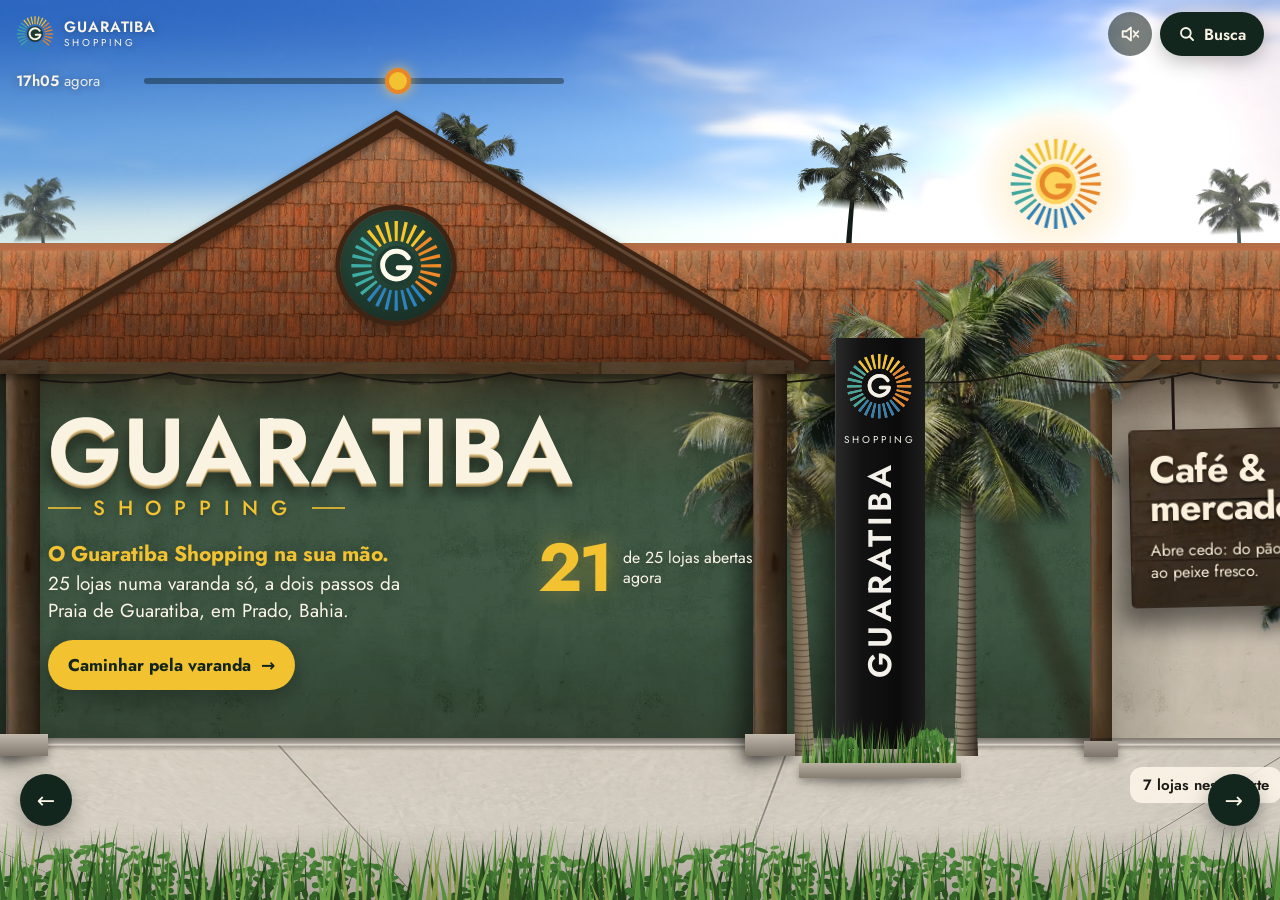
<file: index.html>
<!doctype html>
<html lang="pt-BR">
<head>
<meta charset="utf-8">
<meta http-equiv="Content-Security-Policy" content="default-src 'self'; script-src 'self'; style-src 'self' 'unsafe-inline'; img-src 'self' data:; font-src 'self'; connect-src 'self' https://api.open-meteo.com https://marine-api.open-meteo.com; media-src 'self'; object-src 'none'; base-uri 'self'; form-action 'none'; upgrade-insecure-requests">
<meta name="referrer" content="strict-origin-when-cross-origin">
<meta name="viewport" content="width=device-width, initial-scale=1, viewport-fit=cover">
<title>Guaratiba Shopping · Tudo em apenas um lugar · Praia de Guaratiba, Prado-BA</title>
<meta name="description" content="Caminhe pela varanda do Guaratiba Shopping, na Praia de Guaratiba, em Prado (BA): 25 lojas, do café da manhã ao último brinde, com horário de cada uma em tempo real.">
<meta name="theme-color" content="#1E3A2F">
<meta property="og:title" content="Guaratiba Shopping · A Varanda do Sol">
<meta property="og:description" content="25 lojas numa varanda só, na Praia de Guaratiba, Prado-BA. Veja o que está aberto agora.">
<meta property="og:type" content="website">
<meta property="og:image" content="https://samuelsalomaopassos-source.github.io/guaratiba-shopping/assets/og.png">
<link rel="icon" href="assets/favicon.svg" type="image/svg+xml">
<link rel="preload" href="assets/fonts/jost-latin.woff2" as="font" type="font/woff2" crossorigin>
<link rel="preconnect" href="https://api.open-meteo.com" crossorigin>
<link rel="preload" href="assets/tex/telha.webp" as="image">
<link rel="preload" href="assets/tex/madeira.webp" as="image">
<link rel="stylesheet" href="styles.css?v=38">
</head>
<body>
<a class="skip" href="#diretorio-lista">Pular para a lista de lojas</a>

<!-- Céu (fixo): cor do horário, sol do logo, lua, estrelas, coqueiros -->
<div class="sky" id="sky" aria-hidden="true">
  <canvas id="ceu"></canvas>
  <div class="passaros" id="passaros"></div>
  <div class="palms" id="palms"></div>
</div>

<!-- Barra superior -->
<header class="bar" id="bar">
  <a class="brand" href="#inicio" aria-label="Guaratiba Shopping, início">
    <span class="brand-sun" id="brandSun"></span>
    <span class="brand-name">Guaratiba<span>Shopping</span></span>
  </a>
  <div class="bar-actions">
    <button class="btn-ghost" id="btnSom" type="button" aria-pressed="false" aria-label="Ligar o som ambiente">
      <svg viewBox="0 0 24 24" width="22" height="22" aria-hidden="true"><path id="somIco" d="M4 9h4l5-4v14l-5-4H4z M16 9l5 6 M21 9l-5 6" fill="none" stroke="currentColor" stroke-width="2" stroke-linecap="round" stroke-linejoin="round"/></svg>
    </button>
    <button class="btn-lojas" id="btnLojas" type="button" aria-haspopup="dialog" aria-controls="diretorio"><svg viewBox="0 0 24 24" width="18" height="18" aria-hidden="true"><circle cx="10.5" cy="10.5" r="6.5" fill="none" stroke="currentColor" stroke-width="2.4"/><path d="M15.5 15.5L20 20" stroke="currentColor" stroke-width="2.6" stroke-linecap="round"/></svg>Busca</button>
  </div>
</header>

<!-- Relógio: o sol marca a hora -->
<div class="clock" id="clock">
  <label class="clock-label" for="hora"><span id="horaTxt">--h--</span> <span id="horaQuando">agora</span></label>
  <input id="hora" type="range" min="6" max="24" step="0.25" value="12" aria-describedby="abertasTxt">
  <button class="clock-now" id="btnAgora" type="button" hidden>Agora</button>
  <button class="tempo-chip" id="btnTempo" type="button" aria-haspopup="dialog" aria-controls="tempo" hidden>
    <span class="tempo-ico" id="tempoIco"></span><span id="tempoTemp">--°</span><span class="sr" id="tempoSr">Previsão do tempo</span>
  </button>
</div>

<div class="chuva" id="chuva" aria-hidden="true"></div>

<!-- Previsão do tempo -->
<div class="tempo" id="tempo" role="dialog" aria-modal="false" aria-labelledby="tempoTitulo" hidden>
  <div class="tempo-topo">
    <h2 id="tempoTitulo">Tempo na Praia de Guaratiba</h2>
    <button class="btn-ghost" id="tempoFechar" type="button" aria-label="Fechar a previsão do tempo">
      <svg viewBox="0 0 24 24" width="20" height="20" aria-hidden="true"><path d="M5 5l14 14M19 5L5 19" stroke="currentColor" stroke-width="2.2" stroke-linecap="round"/></svg>
    </button>
  </div>
  <div class="tempo-agora" id="tempoAgora"></div>
  <div class="tempo-dica" id="tempoDica"></div>
  <div id="tempoPraia"></div>
  <h3>Próximas horas</h3>
  <div class="tempo-horas" id="tempoHoras"></div>
  <h3>Próximos dias</h3>
  <div class="tempo-dias" id="tempoDias"></div>
  <p class="tempo-fonte">Previsão e maré: Open-Meteo (estimativa)</p>
</div>

<!-- Sol e lua (acima da varanda para poderem ser arrastados) -->
<div class="sun" id="sun" aria-hidden="true"></div>

<!-- palco: piso, capim e varanda numa só camada; a câmera das lojas move só ela (nunca o rolador direto) -->
<div class="palco" id="palco">
<!-- piso e capim da frente: fora da varanda para ficarem presos à tela enquanto ela rola -->
<div class="chao" aria-hidden="true"><div class="chao-plano"></div><div class="chao-escuro"></div></div>
<div class="grama-frente" id="gramaFrente" aria-hidden="true"></div>

<!-- A varanda -->
<main class="walk" id="walk" tabindex="-1">
  <div class="track" id="track">
    <div class="roof" aria-hidden="true"></div>
    <div class="fascia" aria-hidden="true"></div>
    <div class="beiral" aria-hidden="true"></div>
    <div class="fio" aria-hidden="true"></div>
    <div class="fio-reflexo" aria-hidden="true"></div>
    <div class="grade" aria-hidden="true"></div>

    <section class="bay bay-entrada" id="inicio" aria-labelledby="titulo">
      <div class="frontao" aria-hidden="true">
        <div class="frontao-telha"></div>
        <svg class="frontao-borda" viewBox="0 0 100 100" preserveAspectRatio="none"><polyline points="-2,101 50,1 102,101" fill="none" stroke="#3B2416" stroke-width="16" vector-effect="non-scaling-stroke" stroke-linejoin="miter"/><polyline points="-2,101 50,1 102,101" fill="none" stroke="rgba(255,220,180,.18)" stroke-width="3" vector-effect="non-scaling-stroke" stroke-linejoin="miter" transform="translate(0,-1.2)"/></svg>
        <div class="frontao-sol" id="frontaoSol"></div>
      </div>
      <div class="portico" aria-hidden="true">
        <span class="coluna e"><i></i></span><span class="coluna d"><i></i></span>
        <span class="arandela a1"></span><span class="arandela a2"></span><span class="arandela a3"></span>
      </div>
      <div class="entrada-texto">
        <h1 id="titulo" class="letreiro"><span class="l1">Guaratiba</span> <span class="l2">Shopping</span></h1>
        <p class="entrada-sub"><strong>O Guaratiba Shopping na sua mão.</strong> 25 lojas numa varanda só, a dois passos da Praia de Guaratiba, em Prado, Bahia.</p>
        <p class="agora"><span class="agora-num" id="abertasN">--</span> <span class="agora-txt" id="abertasTxt">de 25 lojas abertas agora</span></p>
        <button class="btn-primary" id="btnCaminhar" type="button">Caminhar pela varanda <span aria-hidden="true">→</span></button>
      </div>
      <p class="dica-gesto" aria-hidden="true"><span class="seta">↑</span> Deslize pra caminhar</p>
      <div class="canteiro-totem" aria-hidden="true"><div class="grama-canteiro" data-grama="2"></div></div>
      <div class="totem" aria-hidden="true">
        <div class="totem-sun" id="totemSun"></div>
        <div class="totem-word">GUARATIBA</div>
        <div class="totem-sub">SHOPPING</div>
      </div>
      <div class="palm-front" aria-hidden="true"></div>
      <div class="palm-front esq" aria-hidden="true"></div>
    </section>

    <!-- baias geradas por app.js -->
    <div id="bays" class="bays"></div>

    <section class="bay bay-praca" id="praca" aria-labelledby="pracaTitulo">
      <div class="pilar" aria-hidden="true"><span class="mao e"></span><i></i></div>
      <div class="varal" aria-label="Fotos do Guaratiba Shopping">
        <span class="corda-varal c1" aria-hidden="true"></span><span class="corda-varal c2" aria-hidden="true"></span>
        <figure><img src="assets/fotos/fachada-dia.webp" alt="A varanda do Guaratiba Shopping de dia, com o telhado de telhas e o estacionamento" loading="lazy"><figcaption>A varanda de dia</figcaption></figure>
        <figure><img src="assets/fotos/fachada-noite.webp" alt="A varanda iluminada à noite, com carros no estacionamento" loading="lazy"><figcaption>E de noite</figcaption></figure>
        <figure><img src="assets/fotos/festa-criancas.webp?v=2" alt="Crianças dançando na festa do Dia das Crianças, sob a varanda" loading="lazy"><figcaption>Dia das Crianças</figcaption></figure>
        <figure><img src="assets/fotos/acaraje-mesas.webp" alt="Pessoas nas mesas em frente ao Acarajé Costa Baiana" loading="lazy"><figcaption>Fim de tarde no acarajé</figcaption></figure>
      </div>
      <div class="praca-texto">
        <h2 id="pracaTitulo">Música ao vivo toda sexta</h2>
        <p>O único espaço coberto de entretenimento da região: praça de alimentação completa e, em frente à varanda, os shows, as festas e os eventos da temporada.</p>
        <p class="praca-end">Av. Itália · Praia de Guaratiba, Prado-BA</p>
        <div class="praca-acoes">
          <a class="btn-primary" id="lnkMaps" href="#" target="_blank" rel="noopener noreferrer">Como chegar</a>
          <a class="btn-secondary" id="lnkWa" href="#" target="_blank" rel="noopener noreferrer">WhatsApp do shopping</a>
          <a class="btn-secondary" id="lnkIg" href="#" target="_blank" rel="noopener noreferrer">Instagram</a>
        </div>
        <div class="praca-rodape">
          <button class="btn-link" id="btnVoltarInicio" type="button"><span aria-hidden="true">←</span> Voltar ao começo da varanda</button>
        </div>
      </div>
      <div class="praca-postes" aria-hidden="true"></div>
      <div class="canteiro-praca" aria-hidden="true"><div class="grama-canteiro" data-grama="4"></div></div>
      <p class="credito">Experiência digital por OFFSET studio · Texturas: Poly Haven (CC0) · Copa do coqueiro: foto de Anoopan, <a href="https://commons.wikimedia.org/wiki/File:Coconut_Tree.JPG" target="_blank" rel="noopener noreferrer">Wikimedia Commons</a>, CC BY 3.0</p>
    </section>
  </div>
</main>
</div>

<button class="nav-arrow prev" id="arrPrev" type="button" aria-label="Voltar pela varanda"><span aria-hidden="true">←</span></button>
<button class="nav-arrow next" id="arrNext" type="button" aria-label="Seguir pela varanda"><span aria-hidden="true">→</span></button>

<!-- Loja aberta (a porta abre) -->
<div class="loja" id="loja" role="dialog" aria-modal="true" aria-labelledby="lojaNome" hidden>
  <div class="loja-brilho" aria-hidden="true"></div>
  <div class="loja-scroll" id="lojaScroll" tabindex="-1">
    <div class="loja-topo">
      <button class="btn-voltar" id="lojaFechar" type="button"><span aria-hidden="true">←</span> Varanda</button>
      <div class="loja-setas">
        <button type="button" id="lojaAnt" aria-label="Loja anterior"><span aria-hidden="true">←</span></button>
        <button type="button" id="lojaProx" aria-label="Próxima loja"><span aria-hidden="true">→</span></button>
      </div>
    </div>
    <div class="loja-corpo" id="lojaCorpo"></div>
  </div>
</div>

<!-- Diretório -->
<div class="diretorio" id="diretorio" role="dialog" aria-modal="true" aria-labelledby="dirTitulo" hidden>
  <div class="dir-painel">
    <div class="dir-topo">
      <h2 id="dirTitulo">Do que você precisa?</h2>
      <button class="btn-ghost" id="dirFechar" type="button" aria-label="Fechar a busca">
        <svg viewBox="0 0 24 24" width="22" height="22" aria-hidden="true"><path d="M5 5l14 14M19 5L5 19" stroke="currentColor" stroke-width="2.2" stroke-linecap="round"/></svg>
      </button>
    </div>
    <label class="dir-busca"><span class="sr">Diga do que precisa ou o nome da loja</span>
      <input id="busca" type="search" placeholder="Protetor solar, presente, jantar…" enterkeyhint="search" autocomplete="off">
    </label>
    <div id="diretorio-lista" class="dir-lista" aria-live="polite"></div>
  </div>
</div>

<div class="toast" id="toast" role="status" aria-live="polite"></div>

<noscript>
  <div class="noscript">
    <h2>Guaratiba Shopping</h2>
    <p>Av. Itália, Praia de Guaratiba · Prado, Bahia. Ative o JavaScript para caminhar pela varanda. Instagram: @shoppingguaratiba._</p>
  </div>
</noscript>

<script src="data.js?v=38"></script>
<script src="sky.js?v=38"></script>
<script src="app.js?v=38"></script>
</body>
</html>
</file>
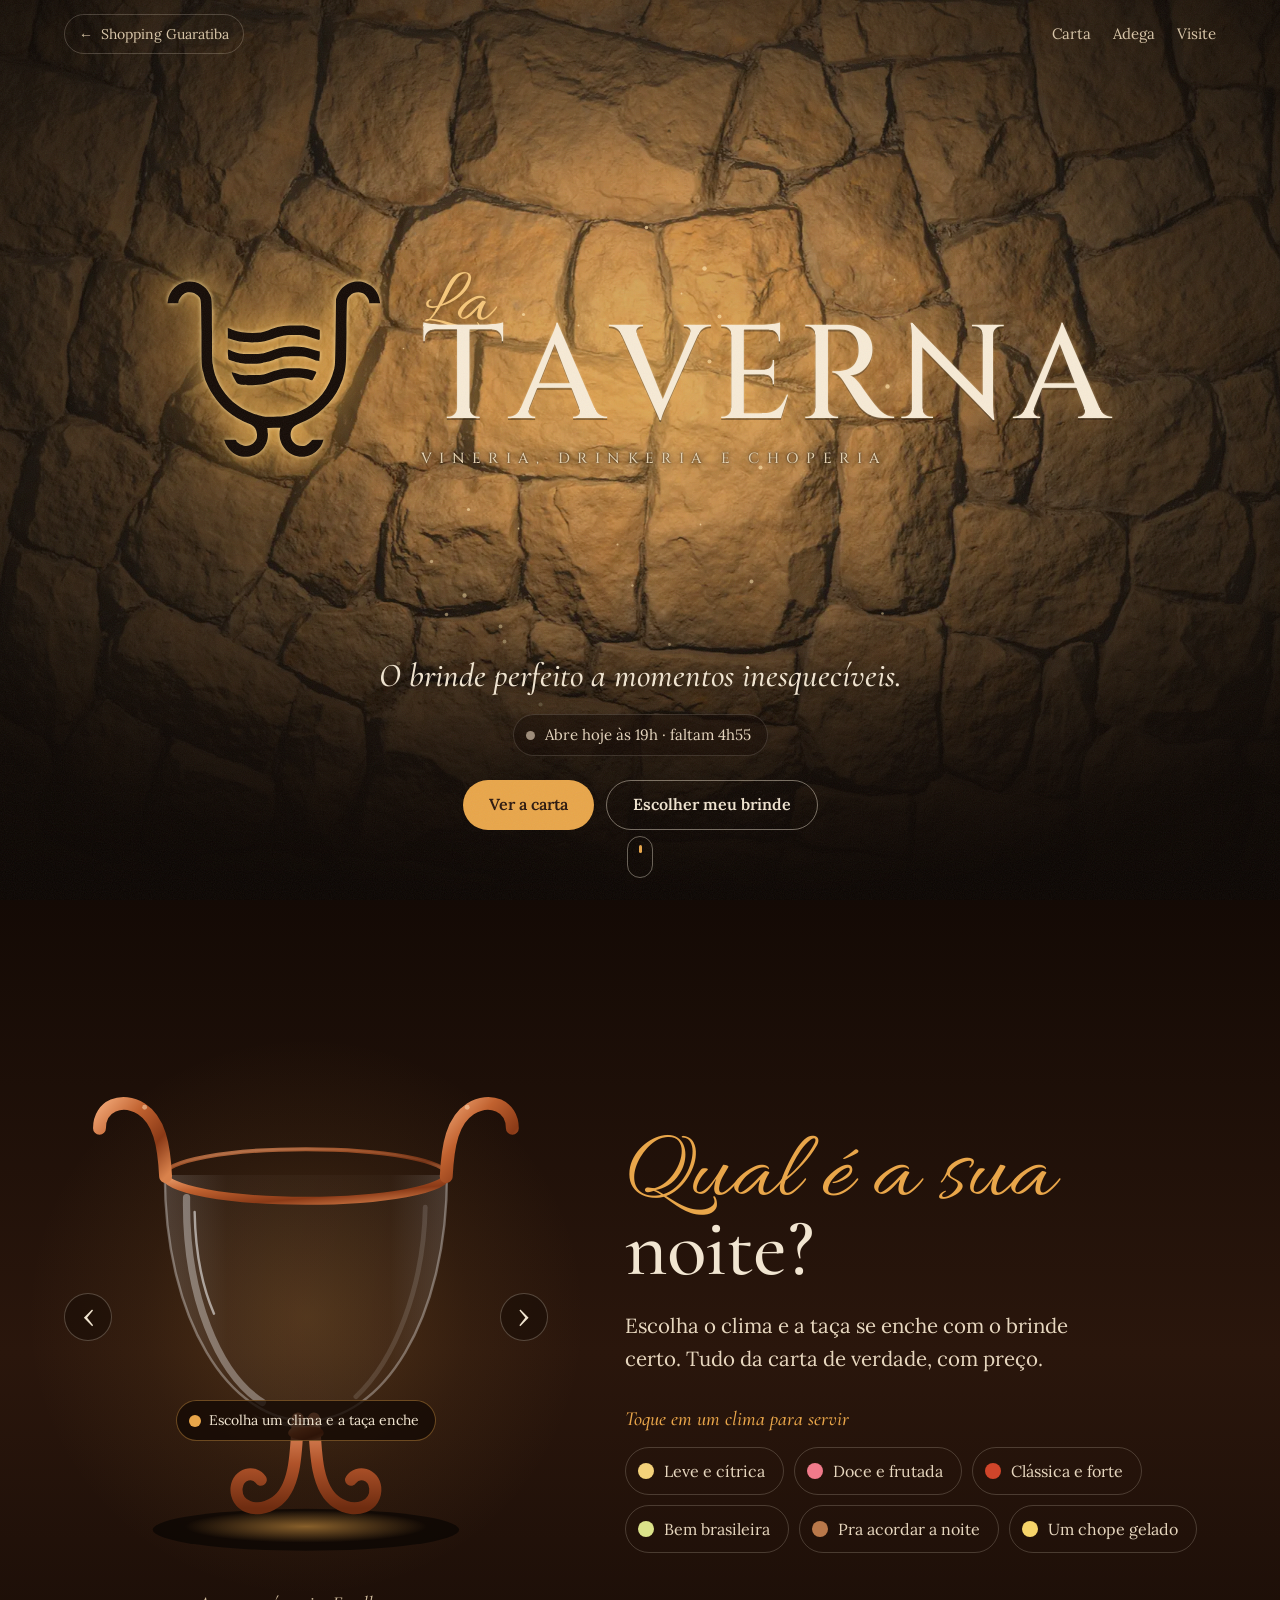
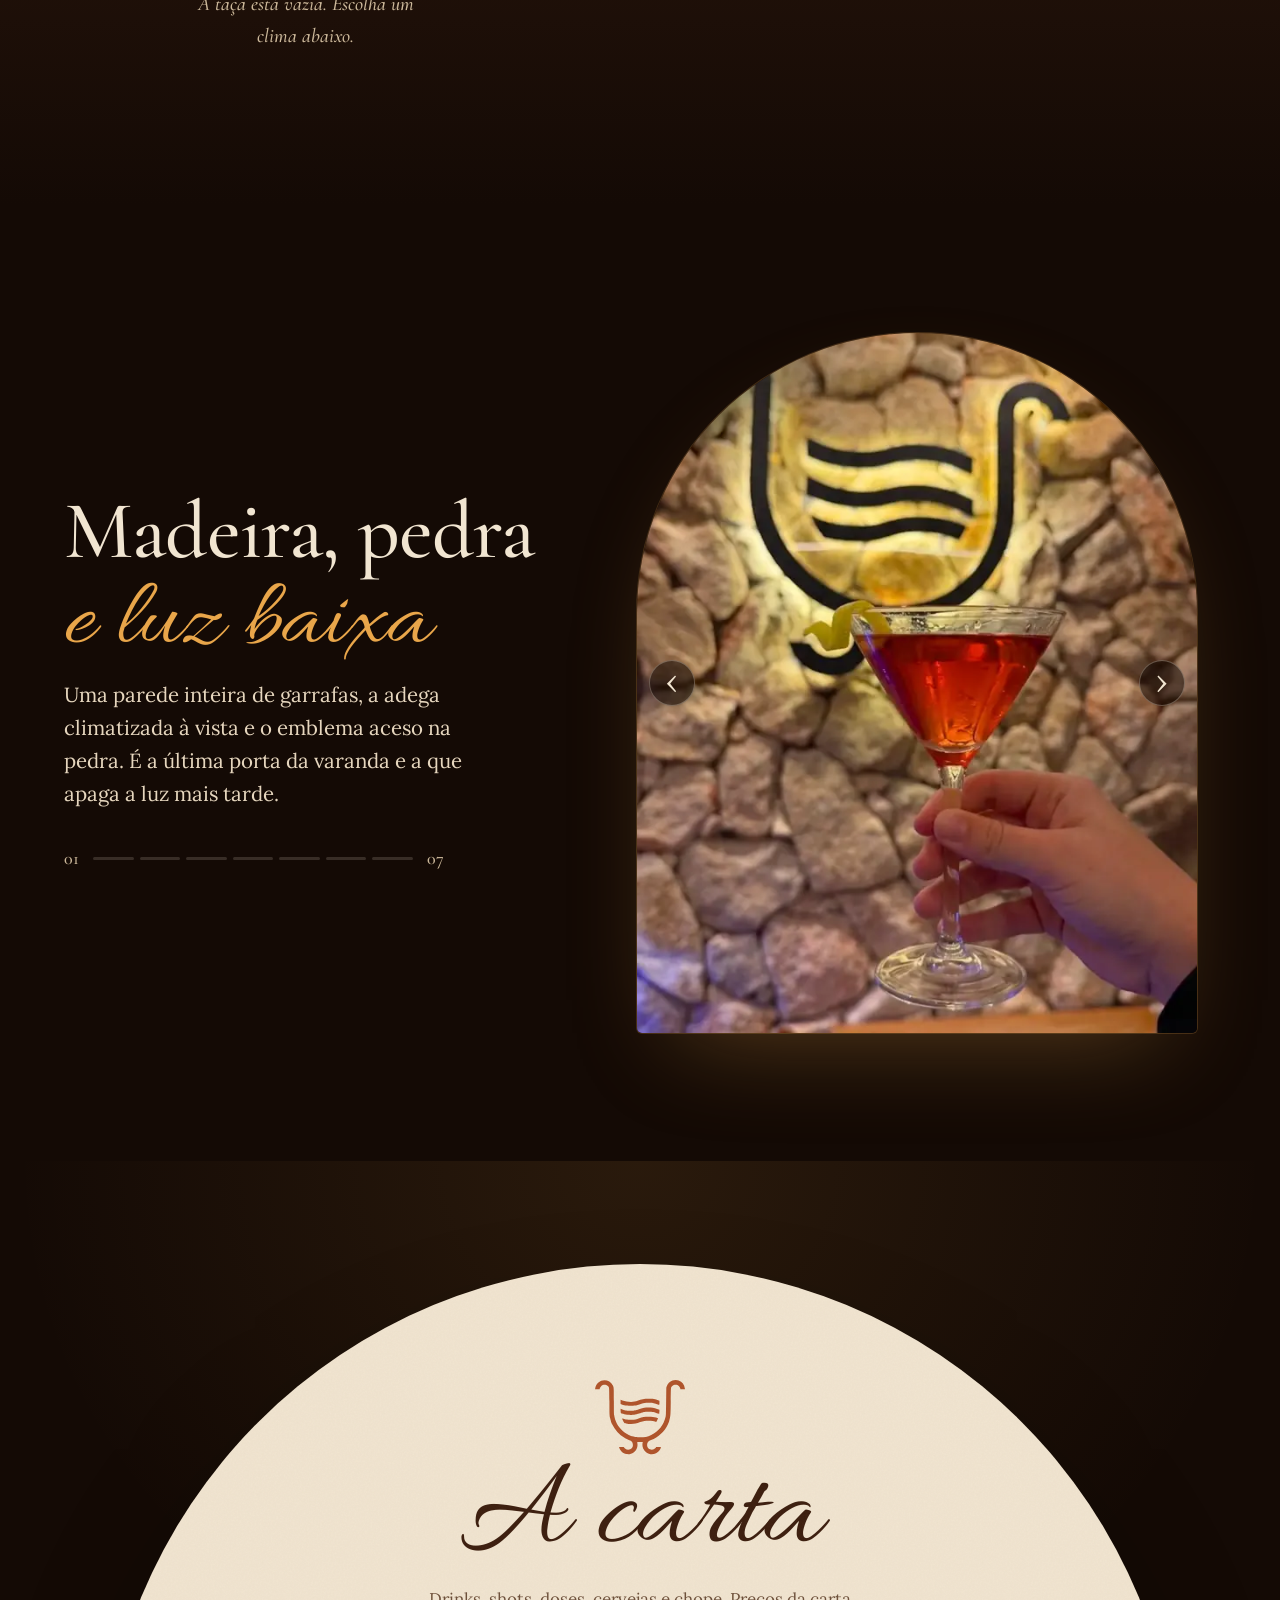
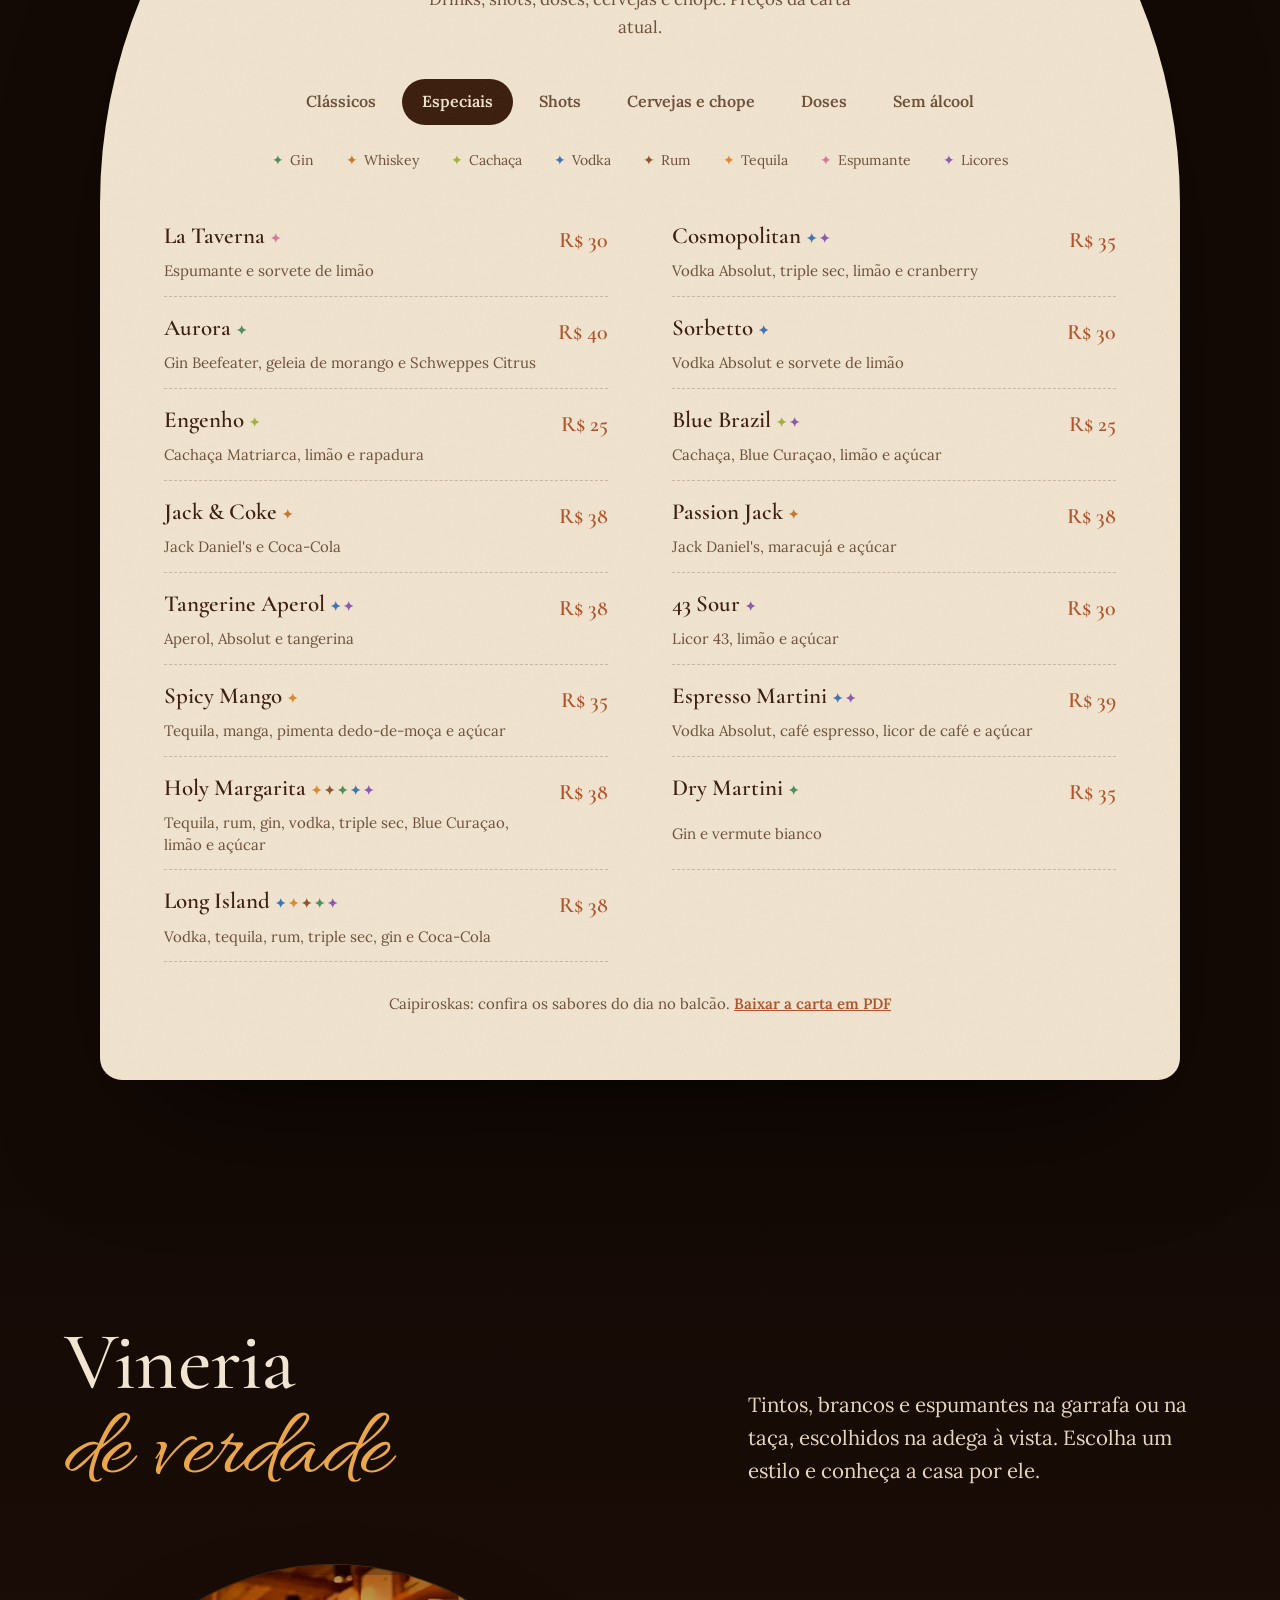
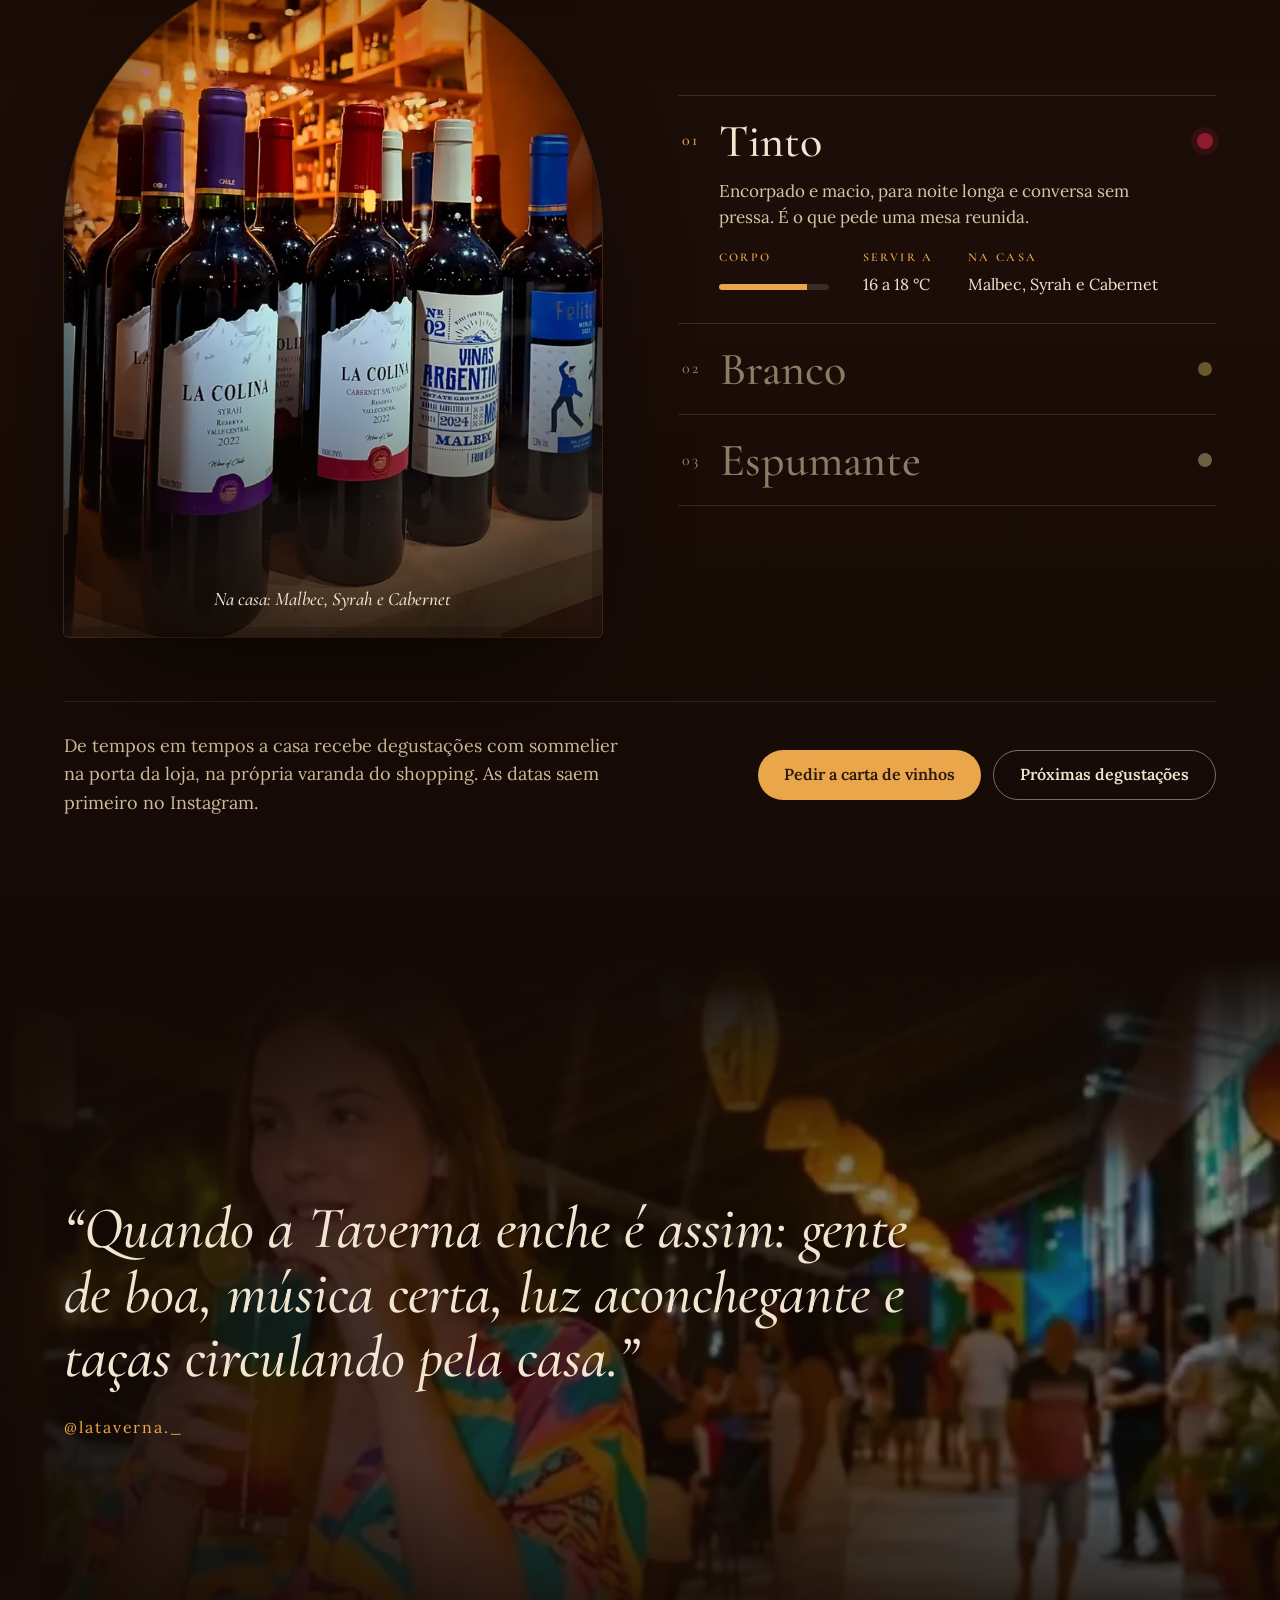
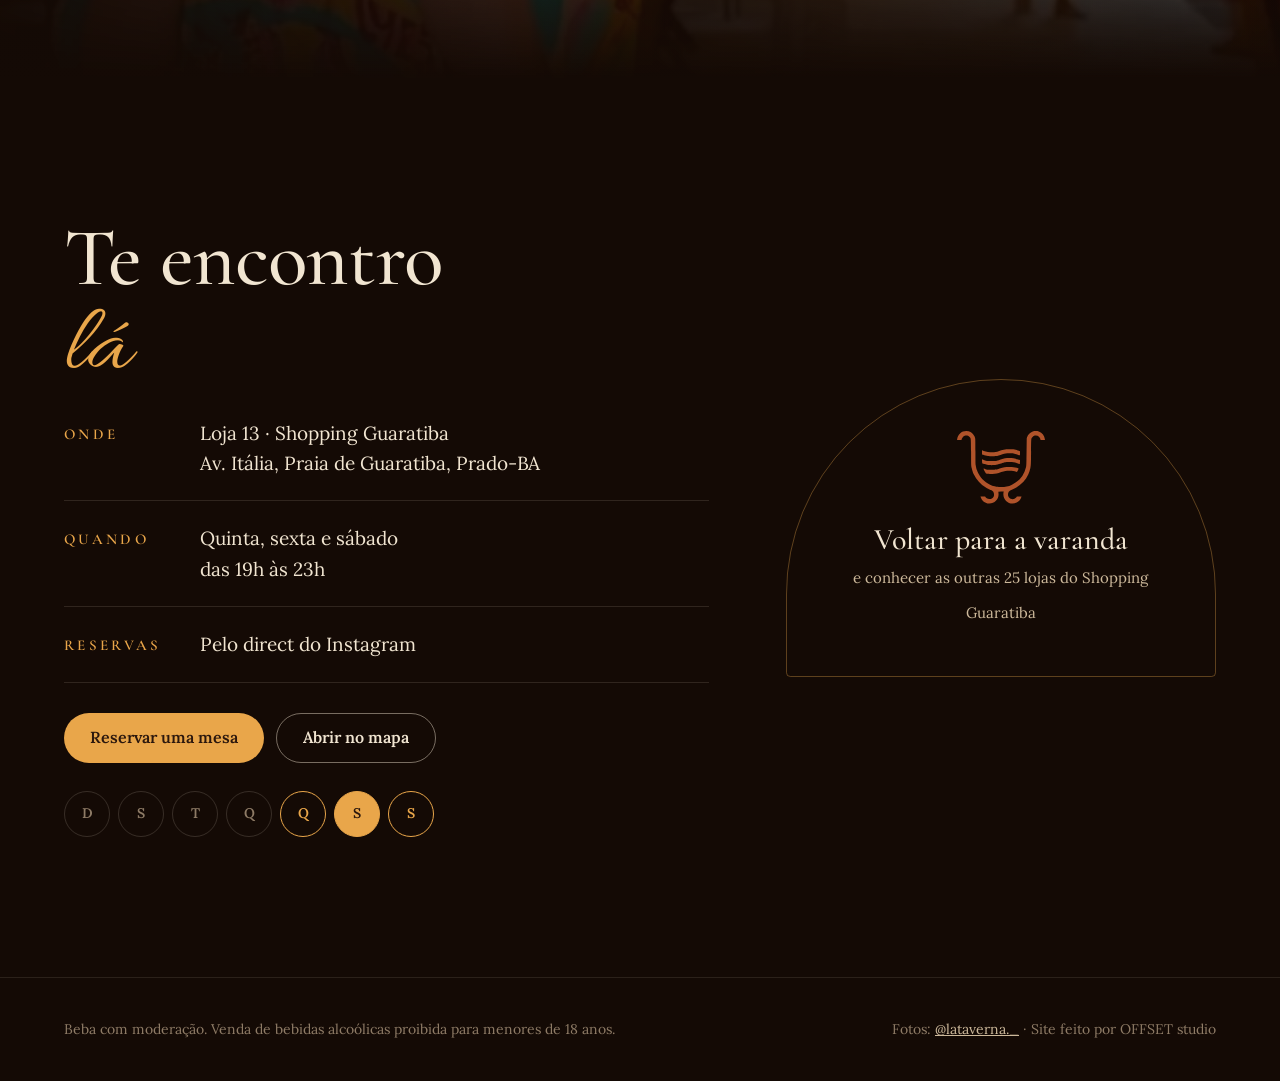
<file: la-taverna/index.html>
<!DOCTYPE html>
<html lang="pt-BR">
<head>
<meta charset="utf-8">
<meta name="viewport" content="width=device-width, initial-scale=1, viewport-fit=cover">
<meta http-equiv="Content-Security-Policy" content="default-src 'self'; script-src 'self'; style-src 'self' 'unsafe-inline'; img-src 'self' data:; font-src 'self'; connect-src 'self'; object-src 'none'; base-uri 'self'; form-action 'none'; upgrade-insecure-requests">
<meta name="referrer" content="strict-origin-when-cross-origin">
<title>La Taverna · Vineria, Drinkeria e Choperia · Shopping Guaratiba</title>
<meta name="description" content="La Taverna, a vineria, drinkeria e choperia do Shopping Guaratiba, na Praia de Guaratiba, Prado-BA. Carta de drinks, vinhos e chope. Quinta a sábado, das 19h às 23h.">
<meta name="theme-color" content="#1A0D07">
<meta property="og:title" content="La Taverna · O brinde perfeito a momentos inesquecíveis">
<meta property="og:description" content="Drinks, vinhos e chope na loja 13 do Shopping Guaratiba. Quinta a sábado, 19h às 23h.">
<meta property="og:image" content="https://samuelsalomaopassos-source.github.io/guaratiba-shopping/la-taverna/img/og.jpg">
<meta property="og:type" content="website">
<link rel="icon" href="img/emblema.svg" type="image/svg+xml">
<link rel="preload" href="fonts/cormorant-garamond-latin-500-normal.woff2" as="font" type="font/woff2" crossorigin>
<link rel="preload" href="fonts/lora-latin-400-normal.woff2" as="font" type="font/woff2" crossorigin>
<link rel="preload" href="fonts/cinzel-latin-500-normal.woff2" as="font" type="font/woff2" crossorigin>
<link rel="preload" href="img/pedra-acesa-d.webp" as="image" media="(min-aspect-ratio: 4/5)">
<link rel="preload" href="img/pedra-acesa-m.webp" as="image" media="(max-aspect-ratio: 4/5)">
<link rel="stylesheet" href="taverna.css?v=16">
</head>
<body class="carregando">

<a class="pular" href="#carta">Pular para a carta</a>

<!-- o emblema da casa: taça com três ondas -->
<svg width="0" height="0" style="position:absolute" aria-hidden="true">
  <defs>
    <symbol id="emb" viewBox="0 0 537 445">
      <path d="M188 438C170 435 152 418 147 400L146 397L160 397C174 397 175 397 176 399C176 401 179 403 181 405C196 417 216 413 225 396C227 392 227 390 227 383C226 371 221 364 212 359C203 355 200 354 200 354C198 354 187 348 178 343C147 325 122 297 106 264C104 259 101 254 101 253C100 251 96 236 94 228C90 214 90 205 90 130C89 46 90 50 81 41C73 34 64 31 52 34C44 36 33 50 33 58C33 60 32 60 20 60L6 60L7 55C8 43 14 30 24 21C51 -4 94 4 110 37C116 49 116 50 116 129C116 189 116 203 118 211C119 220 123 236 125 240C126 242 127 245 128 248C142 282 169 310 203 326C214 331 217 333 231 336C246 340 249 340 268 340C295 340 312 337 334 326C378 305 406 270 418 220C420 212 420 207 421 130L422 50L424 43C430 27 442 15 458 9C468 5 485 5 494 9C515 17 528 34 530 54L531 60L518 60L504 60L504 57C504 53 500 45 495 40C485 30 466 31 457 41C448 50 449 44 448 130C447 217 447 218 439 245C437 252 436 253 431 265C413 305 375 340 333 356C318 362 311 369 310 383C309 404 330 418 349 410C354 407 362 400 362 398C362 397 368 397 377 397L391 397L390 400C388 412 375 427 362 433C320 454 274 416 284 370L285 367L269 367L252 368L253 370C253 371 253 377 254 382C255 418 225 444 188 438Z"/>
      <path d="M193 261C186 261 180 259 178 257C174 252 163 232 165 230C165 230 169 231 173 232C188 237 189 238 214 237C240 237 240 237 260 230C285 221 294 220 319 220C339 220 349 221 362 225C376 229 375 228 370 238C364 251 364 251 359 249C348 245 337 243 319 243C299 243 290 245 270 251C247 260 239 261 216 262C206 262 195 262 193 261Z"/>
      <path d="M202 209C193 209 177 206 170 203C156 199 156 199 156 193C155 184 155 174 156 174C156 174 161 176 166 178C187 185 191 185 213 185C237 186 241 185 271 174C298 164 338 164 368 175L382 179L382 185C382 188 382 193 381 197L381 203L378 202C376 202 373 201 372 201C366 198 354 194 346 192C336 190 300 190 291 192C281 195 269 199 268 200C266 201 249 206 240 207C231 209 211 210 202 209Z"/>
      <path d="M191 155C180 154 173 152 162 148L155 146L155 133C155 127 155 121 155 121C156 121 161 123 166 125C193 135 233 136 254 127C278 117 292 115 317 115C328 115 339 115 342 115C354 117 359 119 370 122L382 126L382 139C382 153 384 152 368 147C346 139 341 138 318 138C299 138 292 139 277 144C260 150 247 154 239 155C228 157 202 157 191 155Z"/>
    </symbol>
  </defs>
</svg>

<header class="topo" id="topo">
  <a class="volta" href="../?em=la-taverna" aria-label="Voltar para a varanda do Shopping Guaratiba">
    <span aria-hidden="true">←</span> <span class="volta-txt">Shopping Guaratiba</span>
  </a>
  <a class="marca-mini" href="#inicio" aria-label="La Taverna, início">
    <svg class="emb" aria-hidden="true"><use href="#emb"/></svg>
    <span><i>La</i> TAVERNA</span>
  </a>
  <nav class="menu" aria-label="Seções">
    <a href="#carta">Carta</a>
    <a href="#adega">Adega</a>
    <a href="#visite">Visite</a>
  </nav>
</header>

<main>

<!-- 1. A porta: a parede de pedra acende e o letreiro aparece, como na fachada da loja 13 -->
<section class="hero" id="inicio" aria-labelledby="t-hero">
  <div class="parede" aria-hidden="true">
    <div class="pedra"></div>
    <div class="luz" id="luz"><div class="luz-pedra"></div></div>
    <div class="lanterna" id="lanterna"></div>
    <div class="halo"></div>
    <div class="poeira" id="poeira"></div>
  </div>
  <div class="letreiro">
    <svg class="placa-emb" viewBox="0 0 537 445" aria-hidden="true"><use href="#emb"/></svg>
    <h1 id="t-hero" class="wordmark">
      <span class="wm-la">La</span>
      <span class="wm-taverna" aria-label="Taverna"><span>T</span><span>A</span><span>V</span><span>E</span><span>R</span><span>N</span><span>A</span></span>
      <span class="wm-sub">Vineria, Drinkeria e Choperia</span>
    </h1>
  </div>
  <div class="hero-base">
    <p class="hero-frase">O brinde perfeito a momentos inesquecíveis.</p>
    <p class="status" id="status" aria-live="polite"><span class="ponto"></span><span id="statusTxt">Quinta a sábado, das 19h às 23h</span></p>
    <div class="hero-acoes">
      <a class="btn btn-ouro" href="#carta">Ver a carta</a>
      <a class="btn btn-linha" href="#taca">Escolher meu brinde</a>
    </div>
  </div>
  <a class="rolar" href="#taca" aria-label="Descer para a próxima seção"><span></span></a>
</section>

<!-- 2. A taça da noite: a peça viva -->
<section class="taca" id="taca" aria-labelledby="t-taca">
  <div class="taca-visual" aria-hidden="true">
    <svg class="taca-svg" viewBox="0 0 600 640" role="img" aria-label="A taça da La Taverna, desenhada a partir do emblema da casa">
      <defs>
        <!-- bojo da taça: o "U" do emblema em perspectiva -->
        <clipPath id="bojo"><path d="M125 150 C125 330 205 455 300 455 C395 455 475 330 475 150 A175 32 0 0 0 125 150 Z"/></clipPath>
        <linearGradient id="liq" x1="0" y1="0" x2="0" y2="1">
          <stop offset="0" stop-color="#E9A64A"/>
          <stop offset="1" stop-color="#9C3A1E"/>
        </linearGradient>
        <linearGradient id="liqLado" x1="0" y1="0" x2="1" y2="0">
          <stop offset="0" stop-color="#000" stop-opacity=".45"/><stop offset=".3" stop-color="#000" stop-opacity="0"/>
          <stop offset=".72" stop-color="#fff" stop-opacity=".1"/><stop offset="1" stop-color="#000" stop-opacity=".5"/>
        </linearGradient>
        <linearGradient id="vidro" x1="0" y1="0" x2="1" y2="0">
          <stop offset="0" stop-color="#fff" stop-opacity=".16"/><stop offset=".22" stop-color="#fff" stop-opacity=".03"/>
          <stop offset=".8" stop-color="#fff" stop-opacity=".02"/><stop offset="1" stop-color="#fff" stop-opacity=".14"/>
        </linearGradient>
        <linearGradient id="cobre" x1="0" y1="0" x2="1" y2="1">
          <stop offset="0" stop-color="#F0A574"/><stop offset=".35" stop-color="#C0612F"/><stop offset=".7" stop-color="#8A3A17"/><stop offset="1" stop-color="#D9824C"/>
        </linearGradient>
        <linearGradient id="cobreV" x1="0" y1="0" x2="0" y2="1">
          <stop offset="0" stop-color="#E89566"/><stop offset=".5" stop-color="#B0532A"/><stop offset="1" stop-color="#6E2C10"/>
        </linearGradient>
        <radialGradient id="reflexoMesa" cx=".5" cy=".5" r=".5">
          <stop offset="0" stop-color="#E9A64A" stop-opacity=".55" class="mesa-a"/><stop offset="1" stop-color="#E9A64A" stop-opacity="0" class="mesa-b"/>
        </radialGradient>
        <clipPath id="sup"><ellipse id="supClip" cx="300" cy="0" rx="170" ry="30"/></clipPath>
      </defs>

      <!-- sombra e luz colorida do drink na mesa -->
      <ellipse cx="300" cy="590" rx="190" ry="26" fill="rgba(0,0,0,.55)"/>
      <ellipse class="mesa" cx="300" cy="586" rx="150" ry="20" fill="url(#reflexoMesa)"/>

      <!-- pés: os dois caracóis do emblema viram a base da taça -->
      <g fill="none" stroke="url(#cobreV)" stroke-width="15" stroke-linecap="round">
        <path d="M290 452 C288 500 286 540 262 556 C238 572 212 560 214 538 C216 520 236 516 244 528"/>
        <path d="M310 452 C312 500 314 540 338 556 C362 572 388 560 386 538 C384 520 364 516 356 528"/>
      </g>
      <ellipse cx="300" cy="470" rx="22" ry="9" fill="url(#cobre)"/>

      <!-- parede de trás do vidro -->
      <path d="M125 150 A175 32 0 0 1 475 150" fill="none" stroke="rgba(255,255,255,.18)" stroke-width="2"/>

      <!-- o drink -->
      <g clip-path="url(#bojo)">
        <g id="liquido" class="liquido">
          <rect x="100" y="0" width="400" height="520" fill="url(#liq)"/>
          <rect x="100" y="0" width="400" height="520" fill="url(#liqLado)"/>
          <g class="bolhas" id="bolhas"></g>
          <!-- superfície: as três ondas do emblema -->
          <ellipse id="supE" cx="300" cy="0" rx="170" ry="30" fill="url(#liq)"/>
          <ellipse id="supLuz" cx="300" cy="0" rx="170" ry="30" fill="rgba(255,240,210,.16)"/>
          <g clip-path="url(#sup)" fill="none" stroke="rgba(255,244,220,.55)" stroke-width="7" stroke-linecap="round">
            <g class="ondas">
              <path d="M40 -16 q25 -9 50 0 t50 0 t50 0 t50 0 t50 0 t50 0 t50 0 t50 0 t50 0 t50 0"/>
              <path d="M40 0 q25 -9 50 0 t50 0 t50 0 t50 0 t50 0 t50 0 t50 0 t50 0 t50 0 t50 0"/>
              <path d="M40 16 q25 -9 50 0 t50 0 t50 0 t50 0 t50 0 t50 0 t50 0 t50 0 t50 0 t50 0"/>
            </g>
          </g>
        </g>
      </g>

      <!-- o vidro: corpo, reflexos e borda -->
      <path d="M125 150 C125 330 205 455 300 455 C395 455 475 330 475 150" fill="url(#vidro)" stroke="rgba(255,255,255,.32)" stroke-width="3"/>
      <path d="M232 446 C262 462 338 462 368 446 C350 458 330 463 300 463 C270 463 250 458 232 446 Z" fill="rgba(255,255,255,.22)"/>
      <path d="M152 178 C150 300 192 398 246 432" fill="none" stroke="rgba(255,255,255,.34)" stroke-width="9" stroke-linecap="round"/>
      <path d="M162 196 C163 250 172 290 186 322" fill="none" stroke="rgba(255,255,255,.55)" stroke-width="3" stroke-linecap="round"/>
      <path d="M448 190 C446 290 410 380 362 425" fill="none" stroke="rgba(255,255,255,.12)" stroke-width="6" stroke-linecap="round"/>

      <!-- aro e alças de cobre: as volutas de cima do emblema -->
      <path d="M125 150 A175 32 0 0 0 475 150" fill="none" stroke="url(#cobre)" stroke-width="10"/>
      <path d="M125 150 A175 32 0 0 1 475 150" fill="none" stroke="url(#cobre)" stroke-width="5" opacity=".75"/>
      <g fill="none" stroke="url(#cobre)" stroke-width="16" stroke-linecap="round">
        <path d="M126 152 C124 112 118 82 96 68 C72 53 44 64 44 92"/>
        <path d="M474 152 C476 112 482 82 504 68 C528 53 556 64 556 92"/>
      </g>
      <g fill="rgba(255,226,190,.5)"><circle cx="100" cy="66" r="3"/><circle cx="500" cy="66" r="3"/></g>
    </svg>
    <button class="taca-seta ant" type="button" id="tacaAnt" aria-label="Brinde anterior">‹</button>
    <button class="taca-seta prox" type="button" id="tacaProx" aria-label="Próximo brinde">›</button>
    <div class="taca-dica" id="tacaDica" aria-hidden="true"><span class="mao"></span>Escolha um clima e a taça enche</div>
    <p class="taca-legenda" id="tacaLegenda">A taça está vazia. Escolha um clima abaixo.</p>
    <div class="taca-pontos" id="tacaPontos" role="tablist" aria-label="Climas da noite"></div>
  </div>
  <div class="taca-texto">
    <h2 id="t-taca" class="titulo"><span class="script">Qual é a sua</span> noite?</h2>
    <p class="lead">Escolha o clima e a taça se enche com o brinde certo. Tudo da carta de verdade, com preço.</p>
    <p class="humores-tit" id="humoresTit">Toque em um clima para servir</p>
    <div class="humores convida" role="radiogroup" aria-label="Clima da noite" id="humores"></div>
    <ul class="sugestoes" id="sugestoes" aria-live="polite"></ul>
  </div>
</section>

<!-- 3. A casa -->
<!-- 3. A casa: as fotos passam sozinhas, como stories, sem prender a rolagem -->
<section class="casa" id="casa" aria-labelledby="t-casa">
  <div class="casa-palco">
    <div class="casa-cab">
      <h2 id="t-casa" class="titulo">Madeira, pedra<br><span class="script">e luz baixa</span></h2>
      <p class="lead">Uma parede inteira de garrafas, a adega climatizada à vista e o emblema aceso na pedra. É a última porta da varanda e a que apaga a luz mais tarde.</p>
      <div class="casa-prog" aria-hidden="true"><span class="casa-num" id="casaNum">01</span><span class="casa-barras" id="casaBarras"><i></i><i></i><i></i><i></i><i></i><i></i><i></i></span><span class="casa-num">07</span></div>
    </div>
    <div class="casa-fotos" id="casaFotos" tabindex="0" aria-label="Fotos da casa: deslize ou use as setas">
      <button class="foto-seta ant" type="button" id="fotoAnt" aria-label="Foto anterior">‹</button>
      <button class="foto-seta prox" type="button" id="fotoProx" aria-label="Próxima foto">›</button>
      <figure class="slide ativa"><img src="img/emblema-negroni-640.webp" srcset="img/emblema-negroni-640.webp 640w, img/emblema-negroni-1200.webp 1080w" sizes="(min-width:900px) 46vw, 90vw" alt="Taça de drink vermelho erguida diante do emblema da La Taverna, iluminado na parede de pedra" decoding="async"></figure>
      <figure class="slide"><img src="img/prateleiras-640.webp" srcset="img/prateleiras-640.webp 640w, img/prateleiras-1200.webp 1080w" sizes="(min-width:900px) 46vw, 90vw" alt="Estantes de madeira do chão ao teto cheias de garrafas de vinho e destilados" loading="lazy" decoding="async"></figure>
      <figure class="slide"><img src="img/garrafa-gelo-640.webp" alt="Garrafa de gin sendo tirada de uma capa de gelo no balcão" loading="lazy" decoding="async"></figure>
      <figure class="slide"><img src="img/adega-640.webp" srcset="img/adega-640.webp 640w, img/adega-1200.webp 1080w" sizes="(min-width:900px) 46vw, 90vw" alt="Adega climatizada de vidro com espumantes e vinhos brancos" loading="lazy" decoding="async"></figure>
      <figure class="slide"><img src="img/sour-640.webp" alt="Drink amarelo com espuma e anis estrelado sobre o balcão, emblema aceso ao fundo" loading="lazy" decoding="async"></figure>
      <figure class="slide"><img src="img/espumante-640.webp" srcset="img/espumante-640.webp 640w, img/espumante-1200.webp 1080w" sizes="(min-width:900px) 46vw, 90vw" alt="Espumante sendo servido num copo sobre o balcão de madeira" loading="lazy" decoding="async"></figure>
      <figure class="slide"><img src="img/fachada-640.webp" alt="Taça de drink vermelho erguida em frente à fachada preta da La Taverna à noite" loading="lazy" decoding="async"></figure>
    </div>
  </div>
</section>

<!-- 4. A carta -->
<section class="carta" id="carta" aria-labelledby="t-carta">
  <div class="carta-papel">
    <svg class="emb carta-emb" aria-hidden="true"><use href="#emb"/></svg>
    <h2 id="t-carta" class="script carta-titulo">A carta</h2>
    <p class="carta-sub">Drinks, shots, doses, cervejas e chope. Preços da carta atual.</p>
    <div class="abas" role="tablist" aria-label="Partes da carta" id="abas"></div>
    <div class="bases" id="bases" aria-label="Filtrar por base"></div>
    <div class="lista" id="lista" role="tabpanel" aria-live="polite"></div>
    <p class="carta-nota">Caipiroskas: confira os sabores do dia no balcão. <a href="https://drive.google.com/file/d/1ixjcz-HDvz_aHHC1mcuQGiHeiZQ9W6zC/view?usp=sharing" target="_blank" rel="noopener noreferrer">Baixar a carta em PDF</a></p>
  </div>
</section>

<!-- 5. A vineria: escolha o estilo na estante e a taça de vinho se serve -->
<section class="adega" id="adega" aria-labelledby="t-adega">
  <div class="adega-cab">
    <h2 id="t-adega" class="titulo">Vineria<br><span class="script">de verdade</span></h2>
    <p class="lead">Tintos, brancos e espumantes na garrafa ou na taça, escolhidos na adega à vista. Escolha um estilo e conheça a casa por ele.</p>
  </div>
  <div class="adega-palco">
    <figure class="adega-quadro" id="adegaQuadro">
      <img class="ativa" data-v="tinto" src="img/vinho-tinto-700.webp" srcset="img/vinho-tinto-700.webp 700w, img/vinho-tinto.webp 1200w" sizes="(min-width:900px) 44vw, 92vw" alt="Tintos chilenos e argentinos enfileirados no balcão da La Taverna" loading="lazy" decoding="async">
      <img data-v="branco" src="img/vinho-branco-700.webp" srcset="img/vinho-branco-700.webp 700w, img/vinho-branco.webp 1200w" sizes="(min-width:900px) 44vw, 92vw" alt="Adega climatizada da casa com brancos e espumantes" loading="lazy" decoding="async">
      <img data-v="espumante" src="img/vinho-espumante-700.webp" srcset="img/vinho-espumante-700.webp 700w, img/vinho-espumante.webp 1200w" sizes="(min-width:900px) 44vw, 92vw" alt="Espumante sendo servido sobre sorvete de limão no balcão de madeira" loading="lazy" decoding="async">
      <figcaption id="adegaLegenda">Na casa: Malbec, Syrah e Cabernet</figcaption>
    </figure>
    <div class="estilos" role="tablist" aria-label="Estilos de vinho" id="estilos">
      <button class="estilo" role="tab" aria-selected="true" data-v="tinto">
        <span class="est-num">01</span><span class="est-nome">Tinto</span><span class="est-cor" style="--c:#8E1B2E"></span>
        <span class="est-corpo"><span class="est-corpo-in"><span class="est-desc">Encorpado e macio, para noite longa e conversa sem pressa. É o que pede uma mesa reunida.</span>
          <span class="est-fichas"><span><small>Corpo</small><b class="barra" style="--n:4"></b></span><span><small>Servir a</small><b>16 a 18 °C</b></span><span><small>Na casa</small><b>Malbec, Syrah e Cabernet</b></span></span></span></span>
      </button>
      <button class="estilo" role="tab" aria-selected="false" data-v="branco">
        <span class="est-num">02</span><span class="est-nome">Branco</span><span class="est-cor" style="--c:#E3C766"></span>
        <span class="est-corpo"><span class="est-corpo-in"><span class="est-desc">Fresco e leve, feito para o calor da Bahia e para o começo da noite.</span>
          <span class="est-fichas"><span><small>Corpo</small><b class="barra" style="--n:2"></b></span><span><small>Servir a</small><b>8 a 10 °C</b></span><span><small>Na casa</small><b>Na adega climatizada</b></span></span></span></span>
      </button>
      <button class="estilo" role="tab" aria-selected="false" data-v="espumante">
        <span class="est-num">03</span><span class="est-nome">Espumante</span><span class="est-cor" style="--c:#F0DC98"></span>
        <span class="est-corpo"><span class="est-corpo-in"><span class="est-desc">Borbulha para abrir a noite ou brindar alguma coisa. Ninguém precisa de motivo.</span>
          <span class="est-fichas"><span><small>Corpo</small><b class="barra" style="--n:1"></b></span><span><small>Servir a</small><b>6 a 8 °C</b></span><span><small>Na casa</small><b>Também no drink La Taverna</b></span></span></span></span>
      </button>
    </div>
  </div>
  <div class="adega-rodape">
    <p>De tempos em tempos a casa recebe degustações com sommelier na porta da loja, na própria varanda do shopping. As datas saem primeiro no Instagram.</p>
    <div class="hero-acoes">
      <a class="btn btn-ouro" href="https://ig.me/m/lataverna._" target="_blank" rel="noopener noreferrer">Pedir a carta de vinhos</a>
      <a class="btn btn-linha" href="https://www.instagram.com/lataverna._/" target="_blank" rel="noopener noreferrer">Próximas degustações</a>
    </div>
  </div>
</section>

<!-- 6. As noites -->
<section class="noites" aria-labelledby="t-noites">
  <div class="noites-foto" aria-hidden="true"><img src="img/varanda-640.webp" srcset="img/varanda-640.webp 640w, img/varanda-1200.webp 886w" sizes="100vw" alt="" loading="lazy" width="886" height="469"></div>
  <blockquote class="noites-cit">
    <p id="t-noites">“Quando a Taverna enche é assim: gente de boa, música certa, luz aconchegante e taças circulando pela casa.”</p>
    <footer>@lataverna._</footer>
  </blockquote>
</section>

<!-- 7. Visite -->
<section class="visite" id="visite" aria-labelledby="t-visite">
  <div class="visite-texto">
    <h2 id="t-visite" class="titulo">Te encontro<br><span class="script">lá</span></h2>
    <dl class="dados">
      <div><dt>Onde</dt><dd>Loja 13 · Shopping Guaratiba<br>Av. Itália, Praia de Guaratiba, Prado-BA</dd></div>
      <div><dt>Quando</dt><dd>Quinta, sexta e sábado<br>das 19h às 23h</dd></div>
      <div><dt>Reservas</dt><dd>Pelo direct do Instagram</dd></div>
    </dl>
    <div class="hero-acoes">
      <a class="btn btn-ouro" href="https://ig.me/m/lataverna._" target="_blank" rel="noopener noreferrer">Reservar uma mesa</a>
      <a class="btn btn-linha" href="https://www.google.com/maps/search/?api=1&amp;query=Shopping+Guaratiba+Prado+BA" target="_blank" rel="noopener noreferrer">Abrir no mapa</a>
    </div>
    <p class="semana" id="semana" aria-label="Dias de funcionamento"></p>
  </div>
  <a class="volta-grande" href="../?em=la-taverna">
    <svg class="emb" aria-hidden="true"><use href="#emb"/></svg>
    <span>Voltar para a varanda<br><small>e conhecer as outras 25 lojas do Shopping Guaratiba</small></span>
  </a>
</section>

</main>

<footer class="rodape">
  <p>Beba com moderação. Venda de bebidas alcoólicas proibida para menores de 18 anos.</p>
  <p>Fotos: <a href="https://www.instagram.com/lataverna._/" target="_blank" rel="noopener noreferrer">@lataverna._</a> · Site feito por OFFSET studio</p>
</footer>

<script src="taverna.js?v=15"></script>
</body>
</html>
</file>
<file: styles.css>
@font-face{font-family:Jost;src:url(assets/fonts/jost-latin.woff2) format("woff2");font-weight:300 800;font-display:swap}:root{--verde:#1E3A2F;--verde-esc:#13261E;--creme:#F3E6CC;--creme-claro:#FBF5E8;--laranja:#E8862A;--amarelo:#F2C230;--agua:#3FA7A0;--azul:#2F7FB5;--madeira:#6A4127;--madeira-esc:#3B2416;--tinta:#1B1A17;--ceu:#7EC4E3;--ladrilho:520px;--noite:0;--dia:1;--grade:#ffffff;--sx:0;--so:.3;--scroll:0;--roofTop:27svh;--roofH:11svh;--fasciaH:1.6svh;--shopTop:calc(var(--roofTop) + var(--roofH) + var(--fasciaH));--floorTop:83svh;--bayW:80vw;--pracaW:200vw;--ease:cubic-bezier(.22,.8,.2,1);--tex-telha:url(assets/tex/telha.webp);--tex-madeira:url(assets/tex/madeira.webp);--tex-madeira-v:url(assets/tex/madeira-v.webp);--tex-reboco:url(assets/tex/reboco.webp);--tex-verde:url(assets/tex/reboco-verde.webp);--tex-piso:url(assets/tex/piso-cimento.webp)}@media(min-width:700px){:root{--roofTop:28vh;--roofH:12vh;--fasciaH:1.5vh;--floorTop:82vh;--bayW:44vw}}@media(min-width:1100px){:root{--roofTop:27vh;--roofH:13vh;--floorTop:82vh;--bayW:360px;--pracaW:min(1280px,92vw)}}*{box-sizing:border-box;margin:0;padding:0}[hidden]{display:none!important}html,body{height:100%}body{font-family:Jost,system-ui,sans-serif;color:var(--tinta);background:#0c1622;overflow:hidden;-webkit-font-smoothing:antialiased;text-rendering:optimizeLegibility}img{display:block;max-width:100%}button{font:inherit;color:inherit;cursor:pointer;border:0;background:none}a{color:inherit}:focus-visible{outline:3px solid var(--amarelo);outline-offset:3px}.sr{position:absolute;width:1px;height:1px;overflow:hidden;clip:rect(0 0 0 0);white-space:nowrap}.skip{position:fixed;left:12px;top:-60px;z-index:100;background:var(--creme);padding:10px 14px;border-radius:999px;font-weight:600}.skip:focus{top:12px}.sky{position:fixed;inset:0;z-index:0;background:linear-gradient(to top,color-mix(in srgb,var(--ceu) 70%,#fff) 30%,var(--ceu));transition:background .6s}#ceu{position:absolute;inset:0;width:100%;height:100%;display:block}.palms{position:absolute;left:0;top:calc(var(--roofTop) - 16svh);height:19svh;width:400vw;will-change:transform}.palm{position:absolute;bottom:0}.palm svg{position:absolute;inset:0;width:100%;height:100%;overflow:visible}.palm svg *{transform-box:view-box}.palm.balanca{transform-origin:50% 100%;will-change:transform;animation:longe 9s cubic-bezier(.45,0,.4,1) infinite}@keyframes longe{0%,to{transform:rotate(-.4deg)}14%{transform:rotate(1.2deg)}22%{transform:rotate(2.1deg)}30%{transform:rotate(1.3deg)}38%{transform:rotate(1.7deg)}54%{transform:rotate(.2deg)}68%{transform:rotate(-1deg)}84%{transform:rotate(-.2deg)}}.pl-corpo{transform-origin:50% 100%;will-change:transform;animation:verga 9s cubic-bezier(.45,0,.4,1) var(--dd,0s) infinite}.pl-copa{will-change:transform;animation:rajada 9s cubic-bezier(.45,0,.4,1) var(--dd,0s) infinite}@keyframes verga{0%,to{transform:rotate(0)}16%{transform:rotate(.35deg)}26%{transform:rotate(.9deg)}34%{transform:rotate(.6deg)}42%{transform:rotate(.75deg)}58%{transform:rotate(.1deg)}72%{transform:rotate(-.35deg)}86%{transform:rotate(-.05deg)}}@keyframes rajada{0%,to{transform:rotate(-.6deg)}12%{transform:rotate(1.2deg)}22%{transform:rotate(4.2deg)}29%{transform:rotate(2.6deg)}36%{transform:rotate(3.6deg)}44%{transform:rotate(2deg)}58%{transform:rotate(.3deg)}70%{transform:rotate(-2deg)}84%{transform:rotate(-.4deg)}}@keyframes vergaInv{0%,to{transform:rotate(0)}16%{transform:rotate(-.35deg)}26%{transform:rotate(-.9deg)}34%{transform:rotate(-.6deg)}42%{transform:rotate(-.75deg)}58%{transform:rotate(-.1deg)}72%{transform:rotate(.35deg)}86%{transform:rotate(.05deg)}}@keyframes rajadaInv{0%,to{transform:rotate(.6deg)}12%{transform:rotate(-1.2deg)}22%{transform:rotate(-4.2deg)}29%{transform:rotate(-2.6deg)}36%{transform:rotate(-3.6deg)}44%{transform:rotate(-2deg)}58%{transform:rotate(-.3deg)}70%{transform:rotate(2deg)}84%{transform:rotate(.4deg)}}.pl.inv .pl-corpo{animation-name:vergaInv}.pl.inv .pl-copa{animation-name:rajadaInv}.copa{position:absolute;aspect-ratio:1000/798;transform-origin:53% 54.7%}.copa .fr{left:0;top:0;width:100%;transform-origin:53% 54.7%;will-change:transform}.fr-e{animation:tremeE var(--fd,2.2s) ease-in-out var(--fo,0s) infinite alternate}.fr-d{animation:tremeD var(--fd,2.4s) ease-in-out var(--fo,0s) infinite alternate}.fr-c{animation:tremeC var(--fd,3.4s) ease-in-out var(--fo,0s) infinite alternate}@keyframes tremeE{0%{transform:rotate(-2.4deg) scale(1.01,.975)}to{transform:rotate(1.6deg) scale(.995,1.01)}}@keyframes tremeD{0%{transform:rotate(2.2deg) scale(1.01,.98)}to{transform:rotate(-1.8deg) scale(.995,1.01)}}@keyframes tremeC{0%{transform:rotate(-1deg) translateY(.4%)}to{transform:rotate(1.1deg) translateY(-.3%)}}.pl,.pl-l{position:absolute;inset:0}.pl svg{position:absolute;inset:0;width:100%;height:100%;overflow:visible}.pl>svg{filter:brightness(calc(1 - var(--noite) * .62))}.pl>.pl-l>svg{filter:brightness(calc(1 - var(--noite) * .45))}.copa-img{position:absolute;height:auto;max-width:none;transform-origin:53% 54.7%;display:block;user-select:none;pointer-events:none;filter:brightness(calc(var(--tom,1) * (1 - var(--noite) * .5))) saturate(calc(1.05 - var(--noite) * .5)) hue-rotate(var(--hue,0deg)) drop-shadow(0 6px 6px rgba(0,0,0,.18))}.copa-img.longe{filter:brightness(calc(.62 * (1 - var(--noite) * .7))) saturate(.7) contrast(.92)}.passaros{position:absolute;left:0;top:14svh;width:100%;height:20svh;opacity:var(--dia);pointer-events:none}.passaros i{position:absolute;left:-60px;width:22px;height:10px;animation:voa var(--t,26s) linear infinite;animation-delay:var(--a,0s)}.passaros i:before,.passaros i:after{content:"";position:absolute;top:4px;width:11px;height:2px;background:#22303a;border-radius:2px;animation:bate .5s ease-in-out infinite alternate}.passaros i:before{left:0;transform-origin:right center}.passaros i:after{right:0;transform-origin:left center;animation-name:bate2}@keyframes bate{0%{transform:rotate(18deg)}to{transform:rotate(-14deg)}}@keyframes bate2{0%{transform:rotate(-18deg)}to{transform:rotate(14deg)}}@keyframes voa{0%{transform:translate(0)}50%{transform:translate(60vw,-3vh)}to{transform:translate(125vw,1vh)}}.sun{position:fixed;z-index:1;width:clamp(58px,8vw,96px);aspect-ratio:1;left:0;top:0;touch-action:none;cursor:grab;transform:translate(-50%,-50%);border-radius:50%;transition:opacity .5s;will-change:transform}.sun:active{cursor:grabbing}.sun:before{content:"";position:absolute;inset:-40%;border-radius:50%;background:radial-gradient(circle,#ffecbebf,#ffd68c40 40%,#ffd68c00 68%)}.sun svg{position:relative;width:100%;height:100%;display:block;animation:gira 90s linear infinite;will-change:transform}@keyframes gira{to{transform:rotate(360deg)}}.chao{position:fixed;left:0;right:0;top:var(--floorTop);bottom:0;z-index:0;overflow:hidden;perspective:520px;perspective-origin:50% 0}.chao-plano{position:absolute;left:-60%;right:calc(-60% - var(--ladrilho) - 20px);top:0;height:340%;transform-origin:50% 0;transform:rotateX(-52deg);will-change:transform;background:var(--tex-piso) 0 0/var(--ladrilho) var(--ladrilho),#d2cdc4}.chao-escuro{position:absolute;inset:0;z-index:1;background:rgba(10,8,20,calc(var(--noite) * .12));pointer-events:none}.chao:before{content:"";position:absolute;inset:0;z-index:1;background:var(--grade);opacity:.55;pointer-events:none}.chao:after{content:"";position:absolute;inset:0;z-index:2;pointer-events:none;background:linear-gradient(to bottom,#7d776f 0,#a7a198 5px,#e4dfd7 7px,#28201847 8px,#28201800 8%),radial-gradient(120% 55% at 50% 0,rgba(255,190,110,calc(var(--noite) * .5)),#ffa05000 70%),linear-gradient(to bottom,#0000 55%,#140c0638),linear-gradient(100deg,rgba(255,240,220,calc(var(--dia) * .1)) 20%,#fff0dc00 45%,rgba(255,240,220,calc(var(--dia) * .06)) 75%,#fff0dc00 90%)}.grama-frente{position:fixed;left:0;bottom:-1svh;height:9svh;width:calc(100vw + 1280px);z-index:8;pointer-events:none;will-change:transform}.gl-fundo{background-repeat:repeat-x;background-size:640px 100%;background-position:0 100%}.gf-tile svg,.grama-canteiro svg{position:absolute;inset:0;width:100%;height:100%;overflow:visible}.gl{position:absolute;inset:0;transform-origin:50% 100%;will-change:transform;filter:brightness(calc(.4 + var(--dia) * .6 + var(--noite) * .18));animation:vento 3.2s ease-in-out infinite alternate}.gl1{animation-duration:2.7s;animation-delay:-1.2s}.gl2{animation-duration:3.8s;animation-delay:-2.1s}.gl0{animation-duration:4.4s}html.leve .gl,html.leve .fr,html.leve .pl-corpo,html.leve .pl-copa,html.leve .palm.balanca,html.leve .passaros i,html.leve .copa-img{animation:none!important}html.leve .gl{filter:none!important;will-change:auto}html.leve .palm,html.leve .pl-corpo,html.leve .pl-copa,html.leve .copa .fr{will-change:auto}@keyframes vento{0%{transform:skew(-3deg)}to{transform:skew(4deg)}}@media(min-width:1100px){.grama-frente{height:10vh}}.canteiro-totem,.canteiro-praca{position:absolute;z-index:7;pointer-events:none}.canteiro-totem{right:calc(7% - 4svh);width:calc(clamp(70px,10vh,120px) + 8svh);bottom:calc(100% - var(--floorTop) - 4.4svh);height:7svh}.canteiro-praca{left:0;right:0;bottom:calc(100% - var(--floorTop) - 2.2svh);height:6svh}.canteiro-totem:after,.canteiro-praca:after{content:"";position:absolute;left:0;right:0;bottom:0;height:1.6svh;background:linear-gradient(#b9b1a3,#857d70);box-shadow:0 4px 8px #0000004d}.grama-canteiro{position:absolute;left:2%;right:2%;bottom:1.2svh;top:0}@media(min-width:1100px){.canteiro-totem{right:calc(16% - 4svh)}}.bar{position:fixed;z-index:20;top:0;left:0;right:0;display:flex;align-items:center;justify-content:space-between;padding:max(12px,env(safe-area-inset-top)) 16px 0}.brand{display:flex;align-items:center;gap:10px;text-decoration:none;color:var(--creme-claro);text-shadow:0 1px 8px rgba(0,0,0,.35)}.brand-sun{width:38px;height:38px;display:block}.brand-name{font-weight:600;letter-spacing:.06em;font-size:15px;line-height:1;display:flex;flex-direction:column;text-transform:uppercase}.brand-name span{font-weight:400;font-size:10px;letter-spacing:.3em;margin-top:3px}.bar-actions{display:flex;gap:8px;align-items:center}.btn-ghost{width:44px;height:44px;display:grid;place-items:center;border-radius:50%;color:var(--creme-claro);background:#0a16128c}.btn-ghost[aria-pressed=true]{background:var(--amarelo);color:var(--verde-esc)}.btn-lojas{height:44px;padding:0 18px;border-radius:999px;background:var(--verde-esc);color:var(--creme-claro);font-weight:600;font-size:16px;display:flex;gap:8px;align-items:center;box-shadow:0 6px 20px #00000040}.btn-lojas span{background:var(--amarelo);color:var(--verde-esc);border-radius:999px;font-size:13px;padding:2px 8px}.btn-ghost,.btn-lojas{transition:transform .25s var(--ease),background-color .25s}.btn-ghost:hover,.btn-lojas:hover{transform:translateY(-2px)}.clock{position:fixed;z-index:20;left:16px;right:16px;top:calc(max(12px,env(safe-area-inset-top)) + 54px);display:flex;align-items:center;gap:12px;color:var(--creme-claro);text-shadow:0 1px 8px rgba(0,0,0,.4)}.clock-label{font-weight:600;font-size:15px;white-space:nowrap;min-width:116px}.clock-label #horaQuando{font-weight:400;opacity:.9}.clock input{flex:1 1 60px;min-width:48px;width:0;max-width:420px;-webkit-appearance:none;appearance:none;height:30px;background:transparent}.clock input::-webkit-slider-runnable-track{height:6px;border-radius:6px;background:#0a16126b}.clock input::-moz-range-track{height:6px;border-radius:6px;background:#0a16126b}.clock input::-webkit-slider-thumb{-webkit-appearance:none;width:26px;height:26px;margin-top:-10px;border-radius:50%;background:var(--amarelo);border:4px solid var(--laranja);box-shadow:0 0 14px #ffc85acc}.clock input::-moz-range-thumb{width:20px;height:20px;border-radius:50%;background:var(--amarelo);border:4px solid var(--laranja)}.clock-now{flex:0 0 auto;height:32px;padding:0 12px;border-radius:999px;background:var(--creme-claro);color:var(--verde-esc);font-weight:600;font-size:14px;text-shadow:none}body.escuro .clock input::-webkit-slider-runnable-track{background:#fbf5e847}.tempo-chip{flex:0 0 auto;margin-left:auto;height:36px;padding:0 12px 0 8px;border-radius:999px;background:#0a16128c;color:var(--creme-claro);display:flex;align-items:center;gap:6px;font-weight:600;font-size:15px;text-shadow:none;transition:transform .25s var(--ease),background-color .25s}.tempo-chip:hover{transform:translateY(-2px);background:#0a1612b3}.tempo-ico,.tempo-ico svg{width:24px;height:24px;display:block}@media(min-width:700px){.tempo-chip{margin-left:12px}}@media(max-width:420px){.clock{gap:8px;left:12px;right:12px}.clock-label{min-width:0;font-size:14px}.clock-now{padding:0 10px}.tempo-chip{padding:0 10px 0 6px}}.chuva{position:fixed;inset:-10% 0 0;z-index:9;pointer-events:none;opacity:0;transition:opacity 1.2s;will-change:transform;background:repeating-linear-gradient(103deg,#d2e1f000 0 22px,#d2e1f061 22px 23px,#d2e1f000 23px 47px),repeating-linear-gradient(98deg,#d2e1f000 0 35px,#d2e1f038 35px 36px,#d2e1f000 36px 71px);background-size:180px 120px,260px 160px;animation:cai .45s linear infinite}@keyframes cai{0%{transform:translateY(0)}to{transform:translateY(10%)}}.tempo{position:fixed;z-index:25;right:16px;top:calc(max(12px,env(safe-area-inset-top)) + 100px);width:min(400px,calc(100vw - 32px));max-height:calc(100svh - 130px);overflow:auto;background:var(--creme-claro);color:var(--tinta);border-radius:16px;padding:18px 18px 14px;box-shadow:0 24px 60px #00000059;opacity:0;transform:translateY(-10px) scale(.98);transform-origin:top right;transition:opacity .25s,transform .35s var(--ease)}.tempo.on{opacity:1;transform:none}.tempo-topo{display:flex;justify-content:space-between;align-items:center;gap:10px}.tempo-topo h2{font-size:18px;line-height:1.2}.tempo-topo .btn-ghost{width:38px;height:38px;background:var(--verde);flex:0 0 auto}.tempo-agora{display:flex;align-items:center;gap:14px;margin-top:10px}.ta-ico svg{width:64px;height:64px;display:block}.ta-temp{font-size:48px;font-weight:700;line-height:1;letter-spacing:-.03em}.ta-desc{font-size:17px;font-weight:600;margin-top:2px}.ta-mais{font-size:14px;color:#4b4a44;margin-top:2px}.tempo-dica{margin-top:14px;background:var(--verde);color:var(--creme-claro);border-radius:12px;padding:14px}.tempo-dica p{font-size:15px;line-height:1.4}.tempo-dica div{display:flex;flex-wrap:wrap;gap:8px;margin-top:10px}.tempo-dica button{min-height:40px;padding:0 14px;border-radius:999px;background:var(--amarelo);color:var(--verde-esc);font-weight:600;font-size:14px;transition:transform .2s var(--ease)}.tempo-dica button:hover{transform:translateY(-2px)}.tempo h3{font-size:15px;margin:16px 0 8px;color:var(--verde)}.tempo-horas{display:grid;grid-auto-flow:column;grid-auto-columns:minmax(52px,1fr);gap:6px;overflow-x:auto;scrollbar-width:none}.tempo-horas::-webkit-scrollbar{display:none}.tempo-horas div{display:flex;flex-direction:column;align-items:center;gap:3px;padding:8px 4px;border-radius:10px;background:#ede3cf;font-size:13px}.tempo-horas svg{width:26px;height:26px}.tempo-horas strong{font-size:15px}.tempo-horas small{color:#2f7fb5;font-weight:600}.tempo-dias{display:grid;gap:4px}.tempo-dias div{display:grid;grid-template-columns:44px 26px 1fr auto auto;align-items:center;gap:8px;padding:6px 8px;border-radius:8px;font-size:14px}.tempo-dias div:nth-child(odd){background:#f2eada}.tempo-dias svg{width:24px;height:24px}.tempo-dias em{font-style:normal;color:#4b4a44;white-space:nowrap;overflow:hidden;text-overflow:ellipsis}.tempo-dias small{color:#2f7fb5;font-weight:600}.tempo-fonte{font-size:12px;color:#6b6a63;margin-top:12px}.walk{position:fixed;inset:0;z-index:2;overflow-x:auto;overflow-y:hidden;scrollbar-width:none;overscroll-behavior-x:contain}.walk::-webkit-scrollbar{display:none}.walk{touch-action:pan-x pinch-zoom}.walk.rolando-v{scroll-snap-type:none!important}@media(pointer:coarse){.walk{scroll-snap-type:x proximity}}.track{position:relative;height:100%;display:flex;width:max-content}.bays{display:flex;height:100%}.roof{position:absolute;left:0;right:var(--pracaW);top:var(--roofTop);height:var(--roofH);z-index:3;background:var(--tex-telha) 0 0/auto 330%;filter:brightness(calc(.42 + var(--dia) * .62 + var(--noite) * .14)) saturate(1.05)}.roof:before{content:"";position:absolute;inset:0;background:linear-gradient(to bottom,#ffe2be47,#ffecc814 18%,#0000 45%,#00000014 70%,#280e0499),linear-gradient(to bottom,#7d3417 0,#9b4424 7px,#0000 8px)}.roof{box-shadow:inset 0 10px 0 -2px #501e0a00}.roof:after{content:"";position:absolute;left:0;right:0;bottom:-7px;height:12px;background:radial-gradient(ellipse 50% 100% at 50% 0,#a8492a 0 55%,#6d2a14 70%,transparent 72%) 0 0/24px 12px repeat-x;filter:drop-shadow(0 3px 2px rgba(0,0,0,.45))}.fascia{position:absolute;left:0;right:var(--pracaW);top:calc(var(--roofTop) + var(--roofH));height:var(--fasciaH);z-index:3;background:var(--tex-madeira) 0 0/600px auto,var(--madeira-esc);filter:brightness(calc(.35 + var(--dia) * .5 + var(--noite) * .25));box-shadow:0 4px 10px #00000073}.beiral{position:absolute;left:0;right:var(--pracaW);top:var(--shopTop);height:14svh;z-index:2;pointer-events:none;background:linear-gradient(to bottom,#140a049e,#140a0440 35%,#140a0400)}.fio{position:absolute;left:0;right:var(--pracaW);top:calc(var(--shopTop) - 4px);height:4.2svh;z-index:6;pointer-events:none;background:url("data:image/svg+xml,%3Csvg xmlns='http://www.w3.org/2000/svg' width='180' height='40'%3E%3Cpath d='M0 3 Q90 24 180 3' fill='none' stroke='%23161210' stroke-width='1.6'/%3E%3Cg fill='%23423a30'%3E%3Ccircle cx='30' cy='12.2' r='3.2'/%3E%3Ccircle cx='90' cy='16.6' r='3.2'/%3E%3Ccircle cx='150' cy='12.2' r='3.2'/%3E%3C/g%3E%3C/svg%3E") 0 0/auto 100% repeat-x}.fio:after{content:"";position:absolute;inset:0;opacity:var(--noite);background:url("data:image/svg+xml,%3Csvg xmlns='http://www.w3.org/2000/svg' width='180' height='40'%3E%3Cdefs%3E%3CradialGradient id='g'%3E%3Cstop offset='0' stop-color='%23fff6d8'/%3E%3Cstop offset='.25' stop-color='%23ffd77a' stop-opacity='.9'/%3E%3Cstop offset='1' stop-color='%23ffb84a' stop-opacity='0'/%3E%3C/radialGradient%3E%3C/defs%3E%3Ccircle cx='30' cy='12.2' r='14' fill='url(%23g)'/%3E%3Ccircle cx='90' cy='16.6' r='14' fill='url(%23g)'/%3E%3Ccircle cx='150' cy='12.2' r='14' fill='url(%23g)'/%3E%3C/svg%3E") 0 0/auto 100% repeat-x}.fio-reflexo{position:absolute;left:0;right:var(--pracaW);top:calc(var(--floorTop) + 1svh);height:11svh;z-index:3;pointer-events:none;opacity:calc(var(--noite) * .55);background:url("data:image/svg+xml,%3Csvg xmlns='http://www.w3.org/2000/svg' width='180' height='104'%3E%3Cdefs%3E%3CradialGradient id='g'%3E%3Cstop offset='0' stop-color='%23ffe9b0'/%3E%3Cstop offset='.4' stop-color='%23ffc66a' stop-opacity='.45'/%3E%3Cstop offset='1' stop-color='%23ffb84a' stop-opacity='0'/%3E%3C/radialGradient%3E%3C/defs%3E%3Cg fill='url(%23g)'%3E%3Cellipse cx='30' cy='34' rx='9' ry='34'/%3E%3Cellipse cx='90' cy='30' rx='9' ry='30'/%3E%3Cellipse cx='150' cy='34' rx='9' ry='34'/%3E%3C/g%3E%3C/svg%3E") 0 0/18.9svh 100% repeat-x;-webkit-mask-image:linear-gradient(#000,transparent);mask-image:linear-gradient(#000,transparent)}@keyframes pisca{0%{filter:brightness(1)}to{filter:brightness(1.18)}}.grade{position:absolute;left:0;right:var(--pracaW);top:var(--roofTop);bottom:calc(100% - var(--floorTop));z-index:4;pointer-events:none;background:var(--grade)}.grade:after{content:"";position:absolute;left:0;right:0;top:var(--roofH);bottom:0;opacity:var(--noite);background:linear-gradient(to bottom,#ffc47842,#ffb4641f 45%,#ffaa5a0d 80%,#ffaa5a00)}.bay{position:relative;flex:0 0 auto;width:var(--bayW);height:100%;scroll-snap-align:center}.loja-baia{display:block;text-decoration:none;color:inherit;outline:none}.loja-baia .parede{position:absolute;left:0;right:0;top:var(--shopTop);bottom:calc(100% - var(--floorTop));z-index:1;background:linear-gradient(to bottom,#0000 70%,#4637232e),var(--tex-reboco) 0 0/420px 420px,#efe9dc;filter:brightness(calc(.6 + var(--dia) * .42 + var(--noite) * .3))}.loja-baia .rodape{position:absolute;left:0;right:0;top:calc(var(--floorTop) - 2.2svh);height:2.2svh;z-index:1;background:linear-gradient(#9b9184,#7e7468);filter:brightness(calc(.6 + var(--dia) * .4 + var(--noite) * .22))}.pilar{position:absolute;left:-11px;top:calc(var(--roofTop) + var(--roofH));bottom:calc(100% - var(--floorTop) - 1.4svh);width:22px;z-index:3;background:linear-gradient(to right,#ffdcb438,#0000 35%,#00000073),var(--tex-madeira-v) 0 0/auto 900px,var(--madeira);filter:brightness(calc(.42 + var(--dia) * .6 + var(--noite) * .34))}.pilar:after{content:"";position:absolute;z-index:-1;top:var(--fasciaH);bottom:0;left:6px;width:30px;background:rgba(15,8,2,var(--so));filter:blur(7px);transform-origin:50% 100%;transform:skew(calc(var(--sx) * 32deg)) translate(calc(var(--sx) * -26px))}.pilar .mao{position:absolute;top:2px;width:46px;height:12px;background:var(--tex-madeira) 0 0/300px auto,var(--madeira-esc);box-shadow:0 3px 6px #0006}.pilar .mao.e{right:14px;transform-origin:right center;transform:rotate(36deg) translate(-4px,24px)}.pilar .mao.d{left:14px;transform-origin:left center;transform:rotate(-36deg) translate(4px,24px)}.pilar i{position:absolute;left:-6px;right:-6px;bottom:-6px;height:16px;background:linear-gradient(#a59d92,#7d756b);box-shadow:0 4px 8px #00000059}.placa{position:absolute;left:9%;right:9%;top:calc(var(--shopTop) + 3.4svh);height:14.5svh;z-index:2;padding:6px;background:var(--tex-madeira) 0 0/400px auto,var(--madeira-esc);border-radius:3px;transform-origin:50% -3svh;box-shadow:calc(var(--sx) * -14px) 14px 18px rgba(20,10,0,calc(var(--so) + .12));filter:brightness(calc(.5 + var(--dia) * .52 + var(--noite) * .38))}.placa-in{position:relative;width:100%;height:100%;background:var(--placa,#fff);overflow:hidden;box-shadow:inset 0 0 0 1px #0003}.placa-in:after{content:"";position:absolute;inset:0;background:linear-gradient(118deg,#ffffff38 0 22%,#fff0 22% 60%,#ffffff12 60% 66%,#fff0 66%);pointer-events:none}.placa img{position:absolute;inset:3px;width:calc(100% - 6px);height:calc(100% - 6px);object-fit:contain}.placa.redonda img{border-radius:50%;left:50%;width:auto;aspect-ratio:1;transform:translate(-50%)}.luminaria{position:absolute;left:50%;top:calc(var(--shopTop) + .4svh);width:46px;height:3.2svh;z-index:5;transform:translate(-50%);pointer-events:none}.luminaria:before{content:"";position:absolute;left:50%;top:0;width:3px;height:100%;background:#1c1c1c;transform:translate(-50%)}.luminaria:after{content:"";position:absolute;left:50%;bottom:-6px;width:30px;height:10px;border-radius:2px 2px 14px 14px;background:linear-gradient(#3a3a3a,#111);transform:translate(-50%)}.cone{position:absolute;left:4%;right:4%;top:calc(var(--shopTop) + 3svh);height:20svh;z-index:5;pointer-events:none;opacity:calc(var(--noite) * .55);background:radial-gradient(ellipse 60% 70% at 50% 0,#ffd68c8c,#ffbe642e 55%,#ffb45000 75%)}.vitrine{position:absolute;left:14%;right:14%;top:calc(var(--shopTop) + 20.5svh);bottom:calc(100% - var(--floorTop));z-index:5;background:#2b2f33;padding:5px 5px 0;overflow:hidden;box-shadow:inset 0 0 0 1px #ffffff14,0 0 0 2px #00000040}.interior{position:relative;width:100%;height:100%;overflow:hidden;background:linear-gradient(to bottom,color-mix(in srgb,var(--interior) 55%,#000) 0,var(--interior) 38%,color-mix(in srgb,var(--interior) 70%,#000) 100%);filter:brightness(calc(.62 + var(--dia) * .25 + var(--noite) * .38))}.interior>div{position:absolute;top:0;bottom:0}.viva .interior>div{will-change:transform}.pl-fundo{left:-14%;right:-14%;transform:translate3d(calc(var(--px,0) * -7%),0,0)}.pl-gente{left:-8%;right:-8%;transform:translate3d(calc(var(--px,0) * -15%),0,0)}.pl-frente{left:-4%;right:-4%;transform:translate3d(calc(var(--px,0) * -26%),0,0)}.prateleiras{position:absolute;left:6%;right:6%;top:30%;height:42%;opacity:.42;background:repeating-linear-gradient(to bottom,#0009 0 3px,#0000 3px 25%),repeating-linear-gradient(to right,color-mix(in srgb,var(--tinta-loja) 30%,transparent) 0 6%,#fff0 6% 9%,#0000002e 9% 12%,#fff0 12% 15%)}.lumi{position:absolute;top:0;width:34%;height:60%;background:radial-gradient(ellipse 50% 55% at 50% 14%,#ffe2aa99,#ffe2aa00 70%)}.lumi:before{content:"";position:absolute;left:50%;top:0;width:1px;height:9%;background:#00000080}.lumi:after{content:"";position:absolute;left:50%;top:9%;width:14px;height:7px;margin-left:-7px;border-radius:7px 7px 2px 2px;background:#1d1611;box-shadow:0 3px 8px 2px #ffd68c8c}.lumi.l1{left:8%}.lumi.l2{right:8%}.quadro{position:absolute;left:50%;top:12%;width:19%;aspect-ratio:1;transform:translate(-50%);padding:3%;border-radius:4px;background:var(--placa,#fff);box-shadow:0 0 0 2px #00000059,0 6px 14px #00000059}.quadro img{width:100%;height:100%;object-fit:contain}.pessoa{position:absolute;bottom:20%;display:block;transform-origin:50% 100%}.pessoa svg{display:block;width:100%;height:100%}.pessoa.atend{width:21%;height:36%;bottom:23%}.viva .pessoa.atend{animation:respira 4.5s ease-in-out infinite}.pessoa.cliente{width:14%;height:64%;bottom:3%}.viva .pessoa.cliente{animation:respira 5.5s ease-in-out infinite}.viva .pessoa.cliente.anda{animation:passeia var(--dur,14s) ease-in-out var(--atraso,0s) infinite}@keyframes respira{50%{transform:scaleY(1.012) translateY(-1px)}}@keyframes passeia{0%,to{transform:translate(0)}35%{transform:translate(70%)}50%{transform:translate(70%) scaleX(-1)}85%{transform:translate(-60%) scaleX(-1)}}.balcao{position:absolute;left:0;right:0;bottom:0;height:24%;background:linear-gradient(color-mix(in srgb,var(--interior) 45%,#000),color-mix(in srgb,var(--interior) 25%,#000));box-shadow:0 -2px #ffffff1f}.fechada .pl-gente{opacity:0}.nome-vitrine{position:absolute;left:10%;right:10%;bottom:7%;font-weight:600;font-size:clamp(11px,1.4vh,14px);line-height:1.15;color:var(--tinta-loja,#fff);opacity:.9;z-index:1}html.leve .pessoa{animation:none}.vidro{position:absolute;inset:0;pointer-events:none;z-index:2;background:linear-gradient(to bottom,color-mix(in srgb,var(--ceu) 40%,transparent),#fff0 45%),linear-gradient(112deg,#ffffff47 0 14%,#fff0 14% 48%,#ffffff1f 48% 55%,#fff0 55%);opacity:calc(.35 + var(--dia) * .65)}.vidro:after{content:"";position:absolute;left:50%;top:0;bottom:0;width:4px;transform:translate(-50%);background:#2b2f33}.enrolar{position:absolute;inset:0;z-index:3;transform:translateY(-101%);transition:transform 1.1s cubic-bezier(.6,0,.2,1);background:linear-gradient(to bottom,#0000000d,#0000 40%,#3c281440),repeating-linear-gradient(to bottom,#c9ced1 0 2px,#e4e7e9 2px 4px,#a8afb4 4px 8px,#808a90 8px 10px);filter:brightness(calc(.5 + var(--dia) * .5 + var(--noite) * .25))}.enrolar:after{content:"";position:absolute;left:0;right:0;bottom:0;height:12px;background:linear-gradient(#6c757b,#4b5257)}.fechada .enrolar{transform:translateY(0)}.fechada .interior{filter:brightness(.25)}.aviso{position:absolute;z-index:7;left:50%;top:calc(var(--shopTop) + 19svh);transform:translate(-50%) rotate(-3deg);transform-origin:50% -10px;background:var(--tex-madeira) 0 0/240px auto,#7a4b2a;color:#fff3da;font-weight:700;font-size:13px;padding:5px 12px;border-radius:3px;white-space:nowrap;box-shadow:0 5px 10px #00000059;text-shadow:0 1px 1px rgba(0,0,0,.5)}.aviso:before{content:"";position:absolute;left:50%;top:-12px;width:18px;height:12px;border:2px solid #222;border-bottom:0;border-radius:10px 10px 0 0;transform:translate(-50%)}.fechada .aviso{background:var(--tex-madeira) 0 0/240px auto,#3a2a20;color:#e9d9bd;transform:translate(-50%) rotate(4deg)}.numero{position:absolute;z-index:6;left:3.5%;top:calc(var(--shopTop) + 22svh);width:34px;height:34px;border-radius:50%;background:radial-gradient(circle at 35% 30%,#3e6b58,var(--verde-esc));color:var(--creme-claro);display:grid;place-items:center;font-weight:700;font-size:13px;box-shadow:0 3px 6px #00000059}.derrame{position:absolute;left:4%;right:4%;top:calc(var(--floorTop) - 1svh);height:8svh;z-index:5;border-radius:50%;pointer-events:none;background:radial-gradient(ellipse 50% 60% at 50% 0,#ffce82a6,#ffb45a00 70%);opacity:var(--noite)}.fechada .derrame{opacity:0}.reflexo{position:absolute;left:14%;right:14%;top:calc(var(--floorTop) + .3svh);height:12svh;z-index:4;pointer-events:none;background:linear-gradient(to bottom,var(--interior),rgba(255,255,255,0) 85%);opacity:calc(.13 + var(--noite) * .22);-webkit-mask-image:linear-gradient(90deg,transparent,#000 12%,#000 88%,transparent);mask-image:linear-gradient(90deg,transparent,#000 12%,#000 88%,transparent)}.fechada .reflexo{background:linear-gradient(to bottom,#8d9196,#8d919600 80%);opacity:.14}.reflexo-pilar{position:absolute;left:-11px;width:22px;top:calc(var(--floorTop) + 1.4svh);height:9svh;z-index:4;pointer-events:none;background:linear-gradient(to bottom,#3a261a52,#3a261a00)}.legenda{position:absolute;left:8%;max-width:84%;top:calc(var(--floorTop) + 2.4svh);z-index:7;color:#1b1a17;padding:10px 16px 11px;border-radius:14px;background:#fff7ead6;box-shadow:0 10px 22px -12px #3c1e0a8c,inset 0 0 0 1px #ffffff80}.legenda strong{display:block;font-size:clamp(17px,2.3vh,21px);font-weight:600;line-height:1.15}.legenda span{display:flex;align-items:center;gap:7px;font-size:15px;margin-top:4px}.legenda span:before{content:"";width:9px;height:9px;border-radius:50%;background:#2e9e57;box-shadow:0 0 8px #2e9e57}.fechada .legenda span:before{background:#c2582c;box-shadow:none}body.escuro .legenda{color:var(--creme-claro);background:#100d16a8;box-shadow:0 10px 22px -12px #000c,inset 0 0 0 1px #ffe6be1f}.voce-aqui{position:absolute;z-index:9;left:50%;top:calc(var(--shopTop) - 5.5svh);transform:translate(-50%);background:var(--amarelo);color:var(--verde-esc);font-weight:700;font-size:14px;padding:6px 12px;border-radius:999px;white-space:nowrap;box-shadow:0 6px 16px #0000004d;animation:pula 1.4s var(--ease) infinite alternate}@keyframes pula{to{transform:translate(-50%,-6px)}}.loja-baia .vitrine{transition:transform .35s var(--ease),box-shadow .35s}.loja-baia:hover .vitrine,.loja-baia:focus-visible .vitrine{transform:translateY(-4px);box-shadow:0 0 0 2px var(--amarelo),0 12px 26px #00000059}.loja-baia:focus-visible .placa{outline:4px solid var(--amarelo);outline-offset:4px}.loja-baia:active .vitrine{transform:scale(.985)}.bay-grupo{width:calc(var(--bayW) * .82)}.bay-grupo:before{content:"";position:absolute;left:0;right:0;top:var(--shopTop);bottom:calc(100% - var(--floorTop));z-index:1;background:linear-gradient(to right,#00000047,#00000014 30% 70%,#00000047),var(--tex-reboco) 0 0/420px 420px,#e6dfd0;filter:brightness(calc(.5 + var(--dia) * .38 + var(--noite) * .32))}.grupo-tabua{position:absolute;left:9%;right:8%;top:calc(var(--shopTop) + 6svh);z-index:6;color:#fff4de;padding:22px 20px 24px;border-radius:5px;transform:rotate(-1.2deg);transform-origin:50% -6svh;background:linear-gradient(#0000000d,#00000040),var(--tex-madeira) 0 0/520px auto,var(--madeira);box-shadow:calc(var(--sx) * -16px) 18px 26px rgba(0,0,0,calc(var(--so) + .15));text-shadow:0 2px 3px rgba(0,0,0,.55);filter:brightness(calc(.62 + var(--dia) * .38 + var(--noite) * .1))}.grupo-tabua:before,.grupo-tabua:after{content:"";position:absolute;top:-6svh;width:3px;height:6svh;background:#1d1611}.grupo-tabua:before{left:18%}.grupo-tabua:after{right:18%}.grupo-tabua h2{font-size:clamp(28px,4.2vh,44px);line-height:1;font-weight:700;letter-spacing:-.02em}.grupo-tabua p{font-size:16px;line-height:1.4;margin-top:12px}.grupo-chao{position:absolute;left:10%;top:calc(var(--floorTop) + 3.2svh);z-index:7;font-weight:600;font-size:15px;color:#1b1a17;padding:7px 13px;border-radius:12px;background:#fff7ead6}body.escuro .grupo-chao{color:var(--creme-claro);background:#100d16a8}.bay-grupo .vaso{position:absolute;right:2%;width:40%;bottom:calc(100% - var(--floorTop) - 2svh);height:24svh;z-index:5}.bay-grupo .vaso .palm{left:50%;height:100%;aspect-ratio:2/3;transform:translate(-50%)}.bay-grupo .vaso:after{content:"";position:absolute;left:30%;right:30%;bottom:0;height:3.4svh;border-radius:4px 4px 10px 10px;background:linear-gradient(sienna,#6b3418);box-shadow:0 6px 10px #00000059}.bay-entrada{width:100vw}@media(min-width:1100px){.bay-entrada{width:min(1180px,86vw)}}.bay-entrada:before{content:"";position:absolute;left:0;right:0;top:var(--shopTop);bottom:calc(100% - var(--floorTop));z-index:1;background:linear-gradient(to bottom,#0000 65%,#00000040),var(--tex-verde) 0 0/420px 420px,var(--verde);filter:brightness(calc(.62 + var(--dia) * .45 + var(--noite) * .3))}.entrada-texto{position:absolute;left:20px;right:calc(20px + clamp(70px,10vh,120px) + 7%);top:calc(var(--shopTop) + 3svh);z-index:7;color:var(--creme-claro);text-shadow:0 2px 14px rgba(0,0,0,.35)}.letreiro{line-height:.9;font-weight:700;color:#fbf3e2}.letreiro .l1{display:block;font-size:clamp(38px,10.4vw,124px);letter-spacing:.01em;text-transform:uppercase;font-weight:600;color:#fbf3e2;text-shadow:0 1px 0 #e9d6a6,0 2px 0 #cdb27a,0 3px 0 #b39661,0 4px 0 #8f7646,calc(var(--sx) * -10px + 3px) 12px 14px rgba(0,0,0,.42),0 0 calc(var(--noite) * 28px) rgba(255,214,140,calc(var(--noite) * .8))}.letreiro .l2{display:flex;align-items:center;gap:.6em;margin-top:.32em;font-size:clamp(15px,3.4vw,30px);font-weight:500;letter-spacing:.62em;text-transform:uppercase;color:var(--amarelo);text-shadow:0 2px 6px rgba(0,0,0,.35)}.letreiro .l2:before,.letreiro .l2:after{content:"";height:2px;width:1.6em;background:currentColor;opacity:.8}.entrada-sub strong{display:block;font-size:1.12em;color:var(--amarelo);margin-bottom:2px}.frontao{position:absolute;left:0;width:100%;top:calc(var(--roofTop) - 14svh);height:calc(14svh + var(--roofH) + 2px);z-index:5;pointer-events:none;filter:brightness(calc(.42 + var(--dia) * .62 + var(--noite) * .2)) saturate(1.05)}.frontao-telha{position:absolute;inset:0;clip-path:polygon(50% 0,100% 100%,0 100%);background:linear-gradient(to bottom,#ffe2be40,#0000 40%,#280e048c),var(--tex-telha) 0 0/auto 72%}.frontao-borda{position:absolute;inset:0;width:100%;height:100%;overflow:visible;filter:drop-shadow(0 4px 4px rgba(0,0,0,.45))}.frontao-sol{position:absolute;left:50%;bottom:calc(var(--roofH) * .35);width:calc(var(--roofH) * .95);aspect-ratio:1;transform:translate(-50%);border-radius:50%;background:radial-gradient(circle at 40% 35%,#2b4d3e,#13261e);box-shadow:0 0 0 5px #3b2416,0 8px 16px #0006;padding:6%}.frontao-sol svg{position:absolute;inset:7%;width:86%;height:86%;display:block}.portico{position:absolute;inset:0;pointer-events:none}.coluna{position:absolute;top:calc(var(--roofTop) + var(--roofH));bottom:calc(100% - var(--floorTop) - 1.6svh);width:34px;z-index:6;background:linear-gradient(to right,#ffdcb440,#0000 35%,#00000080),var(--tex-madeira-v) 0 0/auto 900px,var(--madeira);filter:brightness(calc(.45 + var(--dia) * .58 + var(--noite) * .32));box-shadow:calc(var(--sx) * -20px) 10px 22px rgba(0,0,0,calc(var(--so) + .15))}.coluna:before{content:"";position:absolute;left:-7px;right:-7px;top:0;height:14px;background:var(--tex-madeira) 0 0/200px auto,var(--madeira-esc);box-shadow:0 4px 6px #0006}.coluna i{position:absolute;left:-8px;right:-8px;bottom:-4px;height:22px;background:linear-gradient(#bdb5a8,#7d756b);box-shadow:0 5px 10px #00000059}.coluna.e{left:6px}.coluna.d{display:none}@media(max-width:699px){.coluna{display:none!important}}.arandela{position:absolute;top:calc(var(--shopTop) + .6svh);width:34%;height:30svh;z-index:2;pointer-events:none;opacity:calc(.12 + var(--noite) * .5);background:radial-gradient(ellipse 45% 60% at 50% 0,#ffe0a08c,#ffc8781f 55%,#ffc87800 75%)}.arandela:before{content:"";position:absolute;left:50%;top:-4px;width:26px;height:10px;transform:translate(-50%);border-radius:3px 3px 12px 12px;background:linear-gradient(#2c2c2c,#0e0e0e);mix-blend-mode:normal}.arandela.a1{left:4%}.arandela.a2{left:33%}.arandela.a3{display:none}.entrada-sub{font-size:clamp(16px,2.1vh,21px);line-height:1.4;max-width:34ch;margin-top:12px}.agora{display:flex;align-items:center;gap:12px;margin-top:14px}.agora-num{font-size:clamp(48px,7.5vh,96px);font-weight:700;line-height:.85;letter-spacing:-.04em;flex:0 0 auto;color:var(--amarelo);text-shadow:0 0 24px rgba(242,194,48,.35)}.agora-txt{font-size:16px;line-height:1.25;max-width:13ch}.btn-primary{display:inline-flex;align-items:center;gap:10px;min-height:50px;padding:0 24px;border-radius:999px;background:var(--amarelo);color:var(--verde-esc);font-weight:700;font-size:17px;text-decoration:none;text-shadow:none;box-shadow:0 8px 22px #00000047;transition:transform .25s var(--ease),background-color .2s,box-shadow .25s}.btn-primary:hover{transform:translateY(-2px);background:#f6d35a;box-shadow:0 12px 26px #00000052}.btn-primary:active{transform:scale(.97)}.entrada-texto .btn-primary{margin-top:16px;white-space:nowrap;padding:0 20px}.totem{position:absolute;right:7%;width:clamp(70px,10vh,120px);top:calc(var(--shopTop) - 4svh);bottom:calc(100% - var(--floorTop) - 2svh);z-index:6;display:flex;flex-direction:column;align-items:center;padding-top:14px;color:#f4f1ea;background:linear-gradient(to right,#2a2a2a,#121212 30%,#0b0b0b 70%,#1d1d1d);box-shadow:calc(var(--sx) * -22px) 16px 26px rgba(0,0,0,calc(var(--so) + .2)),inset 1px 0 #ffffff1f}.totem:after{content:"";position:absolute;left:-14%;right:-14%;bottom:-1.4svh;height:2.2svh;background:linear-gradient(#a59d92,#6f675d)}.totem-sun{width:76%;filter:drop-shadow(0 0 calc(var(--noite) * 10px) rgba(255,220,150,.8))}.totem-sub{font-size:10px;letter-spacing:.3em;margin-top:6px}.totem-word{writing-mode:vertical-rl;transform:rotate(180deg);font-weight:600;letter-spacing:.12em;font-size:clamp(20px,3.6vh,36px);margin-top:14px;order:3}.palm-front{display:none}@media(min-width:1100px){.entrada-texto{left:48px;right:auto;width:min(860px,64%);top:calc(var(--shopTop) + 4vh);display:grid;grid-template-columns:1fr auto;column-gap:40px;align-items:start}.entrada-texto h1{grid-column:1/-1;white-space:nowrap}.letreiro .l1{font-size:clamp(70px,7.2vw,124px)}.letreiro .l2{font-size:clamp(18px,1.6vw,26px)}.entrada-sub{margin-top:22px}.entrada-texto .agora{grid-column:2;grid-row:2/4;margin-top:22px}.entrada-texto .btn-primary{justify-self:start}.totem{right:16%}.palm-front{display:block;position:absolute;right:-3%;bottom:calc(100% - var(--floorTop) - 2svh);height:56svh;aspect-ratio:2/3;z-index:5}.palm-front.esq{right:auto;left:60%;height:48svh;z-index:2}.frontao{width:72%}.coluna.d{display:block;left:calc(72% - 40px)}.arandela{width:22%}.arandela.a1{left:6%}.arandela.a2{left:27%}.arandela.a3{display:block;left:48%}}.bay-praca{width:var(--pracaW);color:var(--creme-claro)}.bay-praca>.pilar{left:-11px}.praca-texto{position:absolute;left:20px;width:calc(100vw - 40px);bottom:calc(100% - var(--floorTop) + 5svh);max-height:calc(var(--floorTop) - 5svh - 116px);overflow:auto;z-index:7;padding:20px 18px;border-radius:4px;display:flex;flex-direction:column;background:linear-gradient(#ffffff0a,#0000001f),var(--tex-verde) 0 0/420px 420px,var(--verde);box-shadow:0 0 0 7px #2a1a10,0 0 0 9px #0000004d,calc(var(--sx) * -20px) 22px 34px rgba(0,0,0,calc(var(--so) + .2))}.praca-postes{position:absolute;left:20px;width:calc(100vw - 40px);bottom:calc(100% - var(--floorTop) - 1svh);height:6svh;z-index:6;pointer-events:none}.praca-postes:before,.praca-postes:after{content:"";position:absolute;bottom:0;top:0;width:14px;background:var(--tex-madeira-v) 0 0/auto 400px,var(--madeira-esc);box-shadow:inset -4px 0 6px #0006}.praca-postes:before{left:14%}.praca-postes:after{right:14%}.praca-texto h2{font-size:clamp(28px,4.4vh,54px);line-height:1;letter-spacing:-.03em;font-weight:700;max-width:16ch}.praca-texto p{font-size:15px;line-height:1.42;margin-top:10px;max-width:46ch}.praca-end{font-weight:600}.praca-acoes{display:flex;flex-wrap:wrap;gap:8px;margin-top:14px}.praca-acoes a{min-height:44px;padding:0 15px;font-size:15px}.btn-secondary{display:inline-flex;align-items:center;min-height:50px;padding:0 20px;border-radius:999px;background:var(--creme-claro);color:var(--verde-esc);font-weight:600;font-size:16px;text-decoration:none;transition:transform .25s var(--ease)}.btn-secondary:hover{transform:translateY(-2px)}.praca-rodape{display:flex;flex-wrap:wrap;align-items:center;justify-content:space-between;gap:6px 16px;margin-top:10px}.btn-link{font-weight:600;font-size:16px;text-decoration:underline;text-underline-offset:4px;min-height:44px}.credito{position:absolute;z-index:7;left:20px;top:calc(var(--floorTop) + 3.4svh);font-size:13px;color:#2a2a26;opacity:.85}body.escuro .credito{color:var(--creme-claro)}.credito{max-width:min(620px,86vw);line-height:1.4}.credito a{color:inherit}@media(min-width:1100px){.credito{left:64px}}.varal{position:absolute;left:calc(100vw + 16px);right:16px;top:calc(max(12px,env(safe-area-inset-top)) + 120px);bottom:calc(100% - var(--floorTop) + 2svh);display:grid;grid-template-columns:1fr 1fr;grid-template-rows:1fr 1fr;gap:28px 14px;z-index:7;padding-top:14px}.corda-varal{position:absolute;left:-4%;right:-4%;height:2px;background:#2a1d14;border-radius:2px;box-shadow:0 2px 3px #0000004d}.corda-varal.c1{top:6px}.corda-varal.c2{top:calc(50% + 18px)}.varal figure{position:relative;background:#fbf7ee;padding:7px 7px 0;color:var(--verde-esc);transform:rotate(-2.5deg);transform-origin:top center;display:flex;flex-direction:column;min-height:0;transition:transform .5s var(--ease);box-shadow:calc(var(--sx) * -10px) 12px 18px #00000052}.varal figure:nth-of-type(2n){transform:rotate(2.2deg)}.varal figure:hover{transform:rotate(0) scale(1.04);z-index:2}.varal figure:before{content:"";position:absolute;top:-12px;left:50%;width:10px;height:24px;margin-left:-5px;background:var(--tex-madeira) 0 0/120px auto,var(--madeira);border-radius:2px;box-shadow:0 2px 3px #00000059}.varal img{width:100%;flex:1;min-height:0;object-fit:cover}.varal figcaption{font-size:14px;font-weight:600;padding:6px 2px 8px;line-height:1.2}@media(min-width:1100px){.praca-texto,.praca-postes{left:64px;width:46%}.praca-texto{padding:40px 44px;bottom:calc(100% - var(--floorTop) + 7svh);max-height:calc(var(--floorTop) - 7svh - 116px)}.praca-texto p{font-size:16px;margin-top:12px}.praca-postes{height:8svh}.praca-acoes a{min-height:50px;padding:0 20px;font-size:16px}.varal{left:calc(46% + 120px);right:56px;top:120px;gap:34px 22px}}.nav-arrow{position:fixed;z-index:15;top:calc(var(--floorTop) + 4vh);width:52px;height:52px;border-radius:50%;background:var(--verde-esc);color:var(--creme-claro);font-size:22px;display:none;transition:transform .25s var(--ease);box-shadow:0 8px 20px #0000004d}.nav-arrow:hover{transform:scale(1.07)}.nav-arrow.prev{left:20px}.nav-arrow.next{right:20px}@media(min-width:1100px)and (pointer:fine){.nav-arrow{display:grid;place-items:center}}.loja{position:fixed;inset:0;z-index:40;opacity:0;transition:opacity .45s var(--ease);will-change:transform,opacity}.loja.cheia{opacity:1}.loja.camera{transition:none}.loja-brilho{position:absolute;inset:0;z-index:6;pointer-events:none;transform:translate(-120%);background:linear-gradient(104deg,#fff0 30%,#ffffff47 47%,#fffaeb80,#ffffff47 53%,#fff0 70%)}.loja.cheia:not(.trocando):not(.saindo) .loja-brilho{animation:varre 1.3s cubic-bezier(.5,0,.2,1) .7s both}@keyframes varre{to{transform:translate(120%)}}.palco{position:fixed;inset:0;z-index:1;will-change:transform}.walk{will-change:scroll-position,transform}body.camera-ativa .palco,body.camera-ativa .sky{will-change:transform}body.camera-ativa .palco *,body.camera-ativa .palco *:before,body.camera-ativa .palco *:after{animation-play-state:paused!important}body:after{content:"";position:fixed;inset:0;z-index:39;pointer-events:none;opacity:0;transition:opacity .9s cubic-bezier(.62,0,.2,1);background:radial-gradient(ellipse 46% 52% at 50% 50%,#ffe2aa61,#ffd69600 60%),radial-gradient(ellipse 75% 75% at 50% 50%,#0000 40%,#0000008c)}body.entrando:after{opacity:1}.loja-baia .vitrine:after{content:"";position:absolute;inset:0;z-index:5;pointer-events:none;background:radial-gradient(ellipse at 50% 60%,#ffecbe8c,#ffdca026 70%);opacity:0;transition:opacity .45s ease}.loja-baia.acesa .vitrine:after{opacity:1}.loja-baia.acesa .vidro{opacity:.15}.loja-scroll{outline:none;position:absolute;inset:0;overflow-y:auto;background:var(--cor);color:var(--tinta-loja);overscroll-behavior:contain}.loja-scroll:before{content:"";position:fixed;inset:0;pointer-events:none;background:radial-gradient(ellipse 80% 60% at 30% 0,#ffffff1f,#fff0 60%),radial-gradient(ellipse 70% 50% at 100% 100%,#00000040,#0000 70%)}.loja-topo{position:sticky;top:0;z-index:3;display:flex;justify-content:space-between;align-items:center;padding:max(12px,env(safe-area-inset-top)) 16px 12px;background:var(--cor)}.btn-voltar{height:44px;padding:0 16px;border-radius:999px;background:var(--tinta-loja);color:var(--cor);font-weight:600;font-size:16px;display:flex;align-items:center;gap:8px;transition:transform .25s var(--ease)}.btn-voltar:hover{transform:translate(-3px)}.loja-setas{display:flex;gap:8px}.loja-setas button{width:44px;height:44px;border-radius:50%;background:color-mix(in srgb,var(--tinta-loja) 16%,transparent);font-size:20px;color:var(--tinta-loja);transition:transform .25s var(--ease)}.loja-setas button:hover{transform:scale(1.08)}.loja-corpo{position:relative;max-width:1120px;margin:0 auto;padding:8px 20px 64px;display:grid;gap:28px}.loja-placa{position:relative;background:var(--placa);aspect-ratio:16/10;overflow:hidden;box-shadow:0 0 0 10px #2a1a10,0 24px 50px #00000059;margin:10px}.loja-placa:after{content:"";position:absolute;inset:0;background:linear-gradient(118deg,#fff3 0 20%,#fff0 20% 62%,#ffffff12 62% 68%,#fff0 68%)}.loja-placa img{position:absolute;inset:6%;width:88%;height:88%;object-fit:contain}.loja-placa.redonda img{left:50%;width:auto;aspect-ratio:1;border-radius:50%;transform:translate(-50%)}.loja-info h2{font-size:clamp(40px,9vw,88px);line-height:.95;letter-spacing:-.035em;font-weight:700}.loja-meta{font-size:18px;margin-top:12px;font-weight:500}.loja-status{display:flex;align-items:center;gap:10px;font-size:18px;font-weight:600;margin-top:10px}.loja-status:before{content:"";width:12px;height:12px;border-radius:50%;background:#2e9e57;box-shadow:0 0 0 4px color-mix(in srgb,#2E9E57 30%,transparent);animation:pulso 1.8s ease-in-out infinite}@keyframes pulso{50%{box-shadow:0 0 0 8px color-mix(in srgb,#2E9E57 10%,transparent)}}.loja-status.fechada:before{background:#e0663a;box-shadow:none;animation:none}.loja-frase{font-size:clamp(24px,4.4vw,34px);line-height:1.15;font-weight:600;letter-spacing:-.015em;margin-top:26px;max-width:22ch}.loja-texto{font-size:18px;line-height:1.55;margin-top:18px;max-width:52ch}.loja-acoes{display:flex;flex-wrap:wrap;gap:10px;margin-top:26px}.loja-acoes a,.loja-acoes button{min-height:52px;padding:0 22px;border-radius:999px;font-weight:700;font-size:17px;display:inline-flex;align-items:center;gap:8px;text-decoration:none;transition:transform .25s var(--ease),box-shadow .25s}.loja-acoes a:hover,.loja-acoes button:hover{transform:translateY(-2px)}.acao-1{background:var(--tinta-loja);color:var(--cor);box-shadow:0 10px 24px #00000038}.acao-2{background:color-mix(in srgb,var(--tinta-loja) 14%,transparent);color:var(--tinta-loja)}.loja-cols{display:grid;gap:28px}.loja-cols h3{font-size:22px;font-weight:700;margin-bottom:12px}.loja-cols ul{list-style:none;display:grid;gap:8px}.loja-cols li{font-size:18px;line-height:1.35;padding:12px 16px;background:color-mix(in srgb,var(--tinta-loja) 9%,transparent);border-radius:6px}.horario{display:grid;gap:4px;font-size:17px}.horario div{display:flex;justify-content:space-between;gap:16px;padding:9px 16px;border-radius:6px}.horario div.hoje{background:color-mix(in srgb,var(--tinta-loja) 12%,transparent);font-weight:700}.loja-vizinhas{display:grid;grid-template-columns:1fr 1fr;gap:10px;margin-top:8px}.loja-vizinhas button{text-align:left;padding:18px;border-radius:8px;background:color-mix(in srgb,var(--tinta-loja) 9%,transparent);color:var(--tinta-loja);font-size:15px;line-height:1.3;transition:transform .25s var(--ease)}.loja-vizinhas button:hover{transform:translateY(-2px)}.loja-vizinhas strong{display:block;font-size:19px;margin-top:4px}.loja-vizinhas .prox{text-align:right}.loja-corpo>*{animation:sobe .7s var(--ease) both}.loja-corpo>:nth-child(1){animation-delay:.8s}.loja-corpo>:nth-child(2){animation-delay:.88s}.loja-corpo>:nth-child(3){animation-delay:.96s}.loja-corpo>:nth-child(4){animation-delay:1.04s}.loja-placa{animation:placaEntra .9s cubic-bezier(.2,.9,.25,1.1) .66s both!important}.loja.trocando .loja-placa{animation-delay:0s!important}@keyframes placaEntra{0%{opacity:0;transform:scale(.82) translateY(16px)}to{opacity:1;transform:none}}.loja.trocando .loja-corpo>*{animation-delay:0s}@media(min-width:900px){.loja-corpo{grid-template-columns:1.05fr 1fr;align-items:start;column-gap:56px;padding-top:24px}.loja-placa{position:sticky;top:100px;grid-row:span 2}.loja-cols{grid-template-columns:1fr 1fr}.loja-vizinhas{grid-column:1/-1}}.diretorio{position:fixed;inset:0;z-index:30;background:#08100d8c;display:flex;justify-content:flex-end}.dir-painel{width:min(520px,100%);height:100%;background:var(--creme-claro);display:flex;flex-direction:column;transform:translate(100%);transition:transform .5s var(--ease);box-shadow:-20px 0 50px #0000004d}.diretorio.on .dir-painel{transform:none}.dir-topo{display:flex;justify-content:space-between;align-items:center;padding:max(16px,env(safe-area-inset-top)) 20px 8px}.dir-topo h2{font-size:30px;letter-spacing:-.02em}.dir-topo .btn-ghost{background:var(--verde);color:var(--creme-claro);backdrop-filter:none}.dir-busca{padding:8px 20px 12px}.dir-busca input{width:100%;height:52px;border-radius:999px;border:0;background:#ede3cf;padding:0 20px;font:inherit;font-size:17px;color:var(--tinta)}.dir-lista{overflow-y:auto;padding:0 12px 40px;flex:1}.dir-lista h3{font-size:15px;font-weight:700;padding:18px 8px 6px;color:var(--verde)}.dir-item{display:flex;width:100%;align-items:center;gap:14px;padding:10px 8px;border-radius:8px;text-align:left;transition:background-color .15s,transform .2s var(--ease)}.dir-item:hover,.dir-item:focus-visible{background:#ede3cf;transform:translate(3px)}.dir-item img{width:52px;height:52px;object-fit:contain;border-radius:6px;background:var(--placa);flex:0 0 auto;box-shadow:0 2px 6px #0000001f}.dir-item strong{display:block;font-size:17px;font-weight:600}.dir-item small{display:block;font-size:14px;color:#4b4a44;margin-top:2px}.dir-item .st{margin-left:auto;font-size:13px;font-weight:600;white-space:nowrap;color:#2e7d4a}.dir-item .st.f{color:#a2481f}.dir-vazio{padding:20px 8px;font-size:17px}.dir-chips{display:flex;flex-wrap:wrap;gap:8px;padding:6px 8px 4px}.dir-chips:before{content:"Toque numa ideia ou escreva com suas palavras";width:100%;font-size:14px;color:#4b4a44;margin-bottom:2px}.chip{height:38px;padding:0 15px;border-radius:999px;background:#ede3cf;color:var(--tinta);font-size:15px;font-weight:600;transition:background-color .15s,transform .2s var(--ease)}.chip:hover,.chip:focus-visible{background:var(--amarelo);transform:translateY(-1px)}.dir-rot{padding:16px 8px 6px;margin:0;font-size:14px;font-weight:700;color:var(--verde)}.dir-top{display:grid;grid-template-columns:72px 1fr;gap:4px 16px;align-items:center;width:100%;padding:16px;border-radius:18px;text-align:left;background:#fff;box-shadow:0 14px 30px -16px #281e0a73,inset 0 0 0 2px var(--cor);transition:transform .25s var(--ease)}.dir-top:hover,.dir-top:focus-visible{transform:translateY(-2px)}.dir-top img{grid-row:span 2;width:72px;height:72px;object-fit:contain;border-radius:10px;background:var(--placa)}.dir-top strong{display:block;font-size:21px;font-weight:700;letter-spacing:-.01em}.dt-porque{display:block;font-size:16px;line-height:1.35;margin-top:3px;color:var(--tinta)}.dir-top small{display:block;font-size:14px;font-weight:600;margin-top:6px;color:#2e7d4a}.dir-top small.f{color:#a2481f}.dt-ir{grid-column:2;justify-self:start;margin-top:6px;height:40px;padding:0 16px;border-radius:999px;display:inline-flex;align-items:center;gap:8px;background:var(--verde-esc);color:var(--creme-claro);font-weight:700;font-size:15px}.toast{position:fixed;z-index:50;left:50%;bottom:28px;transform:translate(-50%,40px);opacity:0;background:var(--verde-esc);color:var(--creme-claro);padding:12px 18px;border-radius:999px;font-weight:600;font-size:15px;transition:opacity .3s,transform .45s var(--ease);pointer-events:none;max-width:90vw;text-align:center;box-shadow:0 10px 30px #0000004d}.toast.on{opacity:1;transform:translate(-50%)}.noscript{position:fixed;inset:0;z-index:99;background:var(--verde);color:var(--creme);padding:40px 24px;font-size:18px}@keyframes sobe{0%{opacity:0;transform:translateY(26px)}to{opacity:1;transform:none}}@keyframes balanca{0%{transform:rotate(-4.5deg)}30%{transform:rotate(3deg)}55%{transform:rotate(-1.6deg)}78%{transform:rotate(.6deg)}to{transform:rotate(0)}}@keyframes balancaTabua{0%{transform:rotate(-6deg)}35%{transform:rotate(2.2deg)}62%{transform:rotate(-2.6deg)}82%{transform:rotate(-.6deg)}to{transform:rotate(-1.2deg)}}@keyframes avisoBal{0%{transform:translate(-50%) rotate(-9deg)}40%{transform:translate(-50%) rotate(5deg)}70%{transform:translate(-50%) rotate(-4deg)}to{transform:translate(-50%) rotate(-3deg)}}.entrada-texto>*{animation:sobe .9s var(--ease) backwards}.entrada-texto>:nth-child(2){animation-delay:.08s}.entrada-texto>:nth-child(3){animation-delay:.16s}.entrada-texto>:nth-child(4){animation-delay:.24s}.totem{animation:sobe 1.1s var(--ease) .2s backwards}.vista .placa{animation:balanca 1.6s var(--ease)}.vista .aviso{animation:avisoBal 1.8s var(--ease) .1s}.vista .grupo-tabua{animation:balancaTabua 1.8s var(--ease)}.loja-baia .legenda{transition:opacity .6s var(--ease),transform .7s var(--ease)}.loja-baia:not(.vista) .legenda{opacity:0;transform:translateY(12px)}.bay-praca.vista .varal figure{animation:sobe .8s var(--ease) backwards}.bay-praca.vista .varal figure:nth-of-type(2){animation-delay:.08s}.bay-praca.vista .varal figure:nth-of-type(3){animation-delay:.16s}.bay-praca.vista .varal figure:nth-of-type(4){animation-delay:.24s}@media(prefers-reduced-motion:reduce){.loja-baia:not(.vista) .legenda{opacity:1;transform:none}*,*:before,*:after{animation:none!important;transition-duration:.01ms!important}}.tempo-praia{display:grid;grid-template-columns:repeat(auto-fit,minmax(110px,1fr));gap:8px}.tempo-praia div{padding:10px 12px;border-radius:10px;background:#e3eef2;display:grid;gap:2px}.tempo-praia span{font-size:13px;color:#2f6f8f;font-weight:600}.tempo-praia strong{font-size:20px;font-weight:700}.tempo-praia-dica{margin-top:10px;font-size:15px;line-height:1.4;color:#33322d}.aqui-box{margin-top:18px;padding:14px;border-radius:12px;background:color-mix(in srgb,var(--tinta-loja) 10%,transparent);border:2px solid color-mix(in srgb,var(--tinta-loja) 28%,transparent)}.aqui-tit{display:flex;align-items:center;gap:8px;font-weight:700;font-size:16px}.aqui-pin{width:14px;height:14px;border-radius:50% 50% 50% 0;background:var(--amarelo);transform:rotate(-45deg);box-shadow:0 0 0 3px color-mix(in srgb,var(--amarelo) 35%,transparent);animation:aquiPula 1.2s var(--ease) infinite alternate}@keyframes aquiPula{to{transform:rotate(-45deg) translate(2px,-2px)}}.aqui-viz{display:grid;grid-template-columns:1fr 1fr;gap:8px;margin-top:10px}.aqui-viz button{text-align:left;padding:10px 12px;border-radius:8px;background:color-mix(in srgb,var(--tinta-loja) 12%,transparent);color:var(--tinta-loja);font-size:13px;line-height:1.25;transition:transform .2s var(--ease)}.aqui-viz button:last-child:not(:first-child){text-align:right}.aqui-viz button:hover{transform:translateY(-2px)}.aqui-viz strong{display:block;font-size:16px;margin-top:2px}.aqui-sug{margin-top:10px;font-size:15px;line-height:1.4}.aqui-sug button{font:inherit;font-weight:700;color:inherit;text-decoration:underline;text-underline-offset:3px;background:none;padding:0}.coco-alvo{position:absolute;left:12%;right:12%;top:2%;height:34%;z-index:3;background:none;border:0;padding:0;cursor:pointer;pointer-events:auto;-webkit-tap-highlight-color:transparent}.coco{position:absolute;z-index:9;pointer-events:none;will-change:transform}.coco i{position:absolute;inset:0;border-radius:50% 50% 47% 53%/55% 52% 48% 45%;will-change:transform;background:radial-gradient(circle at 34% 30%,#c9d97a 0,#8fae3d 28%,#5f7f22 60%,#3a5214);box-shadow:inset -3px -4px 6px #00000059,0 3px 4px #00000059;filter:brightness(calc(1 - var(--noite) * .35))}.coco i:after{content:"";position:absolute;left:44%;top:-6%;width:14%;height:16%;border-radius:40%;background:#6b5a2a}.site-exclusivo{display:grid;grid-template-columns:auto 1fr auto;align-items:center;gap:14px;margin-top:18px;padding:12px 16px 12px 12px;border-radius:14px;text-decoration:none;background:linear-gradient(120deg,#1a0d07,#3b1d0e);color:#f1e5d1;border:1.5px solid rgba(233,166,74,.55);box-shadow:0 10px 30px -12px #0009;transition:transform .35s var(--ease),border-color .35s,box-shadow .35s}.site-exclusivo:hover{transform:translateY(-3px);border-color:#e9a64a;box-shadow:0 16px 36px -12px #e9a64a59}.se-foto{width:64px;height:78px;border-radius:32px 32px 8px 8px;background:url(la-taverna/img/emblema-negroni-640.webp) 50% 30%/cover}.se-txt{display:grid;gap:2px;line-height:1.25}.se-txt small{font-size:12px;letter-spacing:.16em;text-transform:uppercase;color:#e9a64a;font-weight:600}.se-txt strong{font-size:19px}.se-txt span{font-size:14px;color:#d9c6a8}.se-seta{font-size:22px;color:#e9a64a;transition:transform .35s var(--ease)}.site-exclusivo:hover .se-seta{transform:translate(4px)}.portal{position:fixed;inset:0;z-index:200;opacity:0;transition:opacity .5s cubic-bezier(.65,0,.35,1);pointer-events:none}.portal.on{opacity:1}.selo-site{font-style:normal;font-size:.68em;font-weight:600;letter-spacing:.04em;color:#b8741f;white-space:nowrap}body.escuro .selo-site{color:#e9a64a}.portal-loja{min-height:70vh;display:grid;place-items:center;align-content:center;gap:18px;color:var(--tinta-loja)}.portal-loja img{width:min(46vw,220px);aspect-ratio:1;object-fit:contain;border-radius:24px}.portal-loja span{font-size:18px;letter-spacing:.06em;opacity:.85}.loja.modo-portal .loja-topo,.loja.modo-portal .loja-brilho,.dica-gesto{display:none}@media(pointer:coarse){.dica-gesto{display:flex;align-items:center;gap:7px;position:absolute;left:6%;font-size:13px!important;top:calc(var(--floorTop) + 2.4svh);z-index:7;margin:0;padding:8px 14px;border-radius:999px;font-size:14px;font-weight:600;color:#1b1a17;background:#fff7eadb;box-shadow:0 10px 22px -12px #3c1e0a8c}body.escuro .dica-gesto{color:var(--creme-claro);background:#100d16a8}.dica-gesto .seta{display:inline-block;font-size:16px;animation:setaSobe 1.6s var(--ease) infinite}}@keyframes setaSobe{0%,to{transform:translateY(2px);opacity:.6}50%{transform:translateY(-4px);opacity:1}}@media(prefers-reduced-motion:reduce){.dica-gesto .seta{animation:none}}
</file>
<file: la-taverna/taverna.css>
@font-face{font-family:Cormorant;src:url(fonts/cormorant-garamond-latin-500-normal.woff2) format("woff2");font-weight:500;font-display:swap}@font-face{font-family:Cormorant;src:url(fonts/cormorant-garamond-latin-600-normal.woff2) format("woff2");font-weight:600;font-display:swap}@font-face{font-family:Cormorant;src:url(fonts/cormorant-garamond-latin-500-italic.woff2) format("woff2");font-weight:500;font-style:italic;font-display:swap}@font-face{font-family:Lora;src:url(fonts/lora-latin-400-normal.woff2) format("woff2");font-weight:400;font-display:swap}@font-face{font-family:Lora;src:url(fonts/lora-latin-600-normal.woff2) format("woff2");font-weight:600;font-display:swap}@font-face{font-family:Lora;src:url(fonts/lora-latin-400-italic.woff2) format("woff2");font-weight:400;font-style:italic;font-display:swap}@font-face{font-family:Cinzel;src:url(fonts/cinzel-latin-500-normal.woff2) format("woff2");font-weight:500;font-display:swap}@font-face{font-family:Cinzel;src:url(fonts/cinzel-latin-600-normal.woff2) format("woff2");font-weight:600;font-display:swap}@font-face{font-family:Allura;src:url(fonts/allura-latin-400-normal.woff2) format("woff2");font-weight:400;font-display:swap}:root{--noite:#140A05;--madeira:#2A160C;--brasa:#3B1D0E;--creme:#F1E5D1;--papel:#E8DAC3;--terra:#B0532A;--ambar:#E9A64A;--ambar-claro:#F6C77B;--tinta:#2B170D;--pedra:#9C8B78;--ease:cubic-bezier(.22,.8,.2,1);--serif:"Cormorant",Georgia,"Times New Roman",serif;--texto:"Lora",Georgia,serif;--script:"Allura","Snell Roundhand",cursive;--letreiro:"Cinzel","Trajan Pro",Georgia,serif;--m:clamp(20px,5vw,72px)}*{box-sizing:border-box;margin:0;padding:0}html{scroll-behavior:smooth;-webkit-text-size-adjust:100%}body{background:var(--noite);color:var(--creme);font-family:var(--texto);font-size:18px;line-height:1.6;overflow-x:hidden;-webkit-font-smoothing:antialiased}img{display:block;max-width:100%;height:auto}a{color:inherit}button{font:inherit;color:inherit;background:none;border:0;cursor:pointer}:focus-visible{outline:2px solid var(--ambar);outline-offset:3px;border-radius:4px}.pular{position:absolute;left:-999px;top:8px;z-index:99;background:var(--creme);color:var(--tinta);padding:8px 14px;border-radius:6px}.pular:focus{left:8px}[hidden]{display:none!important}body:before{content:"";position:fixed;inset:0;z-index:60;pointer-events:none;opacity:.07;background-image:url("data:image/svg+xml,%3Csvg xmlns='http://www.w3.org/2000/svg' width='180' height='180'%3E%3Cfilter id='n'%3E%3CfeTurbulence type='fractalNoise' baseFrequency='.9' numOctaves='2' stitchTiles='stitch'/%3E%3C/filter%3E%3Crect width='100%25' height='100%25' filter='url(%23n)'/%3E%3C/svg%3E")}.emb{width:1em;height:.83em;fill:currentColor;display:inline-block;vertical-align:middle}.script{font-family:var(--script);font-weight:400;letter-spacing:0;text-transform:none}.titulo{font-family:var(--serif);font-weight:500;font-size:clamp(44px,6.4vw,92px);line-height:.95;letter-spacing:-.01em;color:var(--creme)}.titulo .script{display:inline-block;font-size:1.18em;line-height:.8;color:var(--ambar);transform:translateY(.06em)}.lead{font-size:clamp(18px,1.6vw,21px);line-height:1.6;max-width:36ch;color:#e6d6be;margin-top:22px}.btn{display:inline-flex;align-items:center;justify-content:center;min-height:50px;padding:0 26px;border-radius:999px;font-family:var(--texto);font-weight:600;font-size:16px;text-decoration:none;transition:transform .35s var(--ease),background-color .35s,color .35s,border-color .35s}.btn:hover{transform:translateY(-2px)}.btn-ouro{background:var(--ambar);color:var(--tinta)}.btn-ouro:hover{background:var(--ambar-claro)}.btn-linha{border:1.5px solid rgba(241,229,209,.45);color:var(--creme)}.btn-linha:hover{border-color:var(--creme);background:#f1e5d10f}.hero-acoes{display:flex;flex-wrap:wrap;gap:12px;margin-top:30px}.topo{position:fixed;z-index:50;left:0;right:0;top:0;display:flex;align-items:center;gap:20px;padding:14px var(--m);padding-top:max(14px,env(safe-area-inset-top));transition:background-color .5s,transform .5s var(--ease),border-color .5s;border-bottom:1px solid transparent}.topo.solido{background:#140a05eb;border-bottom-color:#e9a64a29}.volta{display:inline-flex;align-items:center;gap:8px;text-decoration:none;font-size:14px;color:#d9c6a8;padding:8px 14px;border-radius:999px;border:1px solid rgba(241,229,209,.22);transition:border-color .3s,color .3s}.volta:hover{color:var(--creme);border-color:#f1e5d199}.marca-mini{display:flex;align-items:center;gap:10px;text-decoration:none;margin:0 auto;font-family:var(--serif);font-weight:600;letter-spacing:.2em;font-size:17px;opacity:0;transition:opacity .5s}.marca-mini .emb{color:var(--terra);font-size:28px}.marca-mini i{font-family:var(--script);font-style:normal;letter-spacing:0;font-size:24px;color:var(--ambar);margin-right:2px}.topo.solido .marca-mini{opacity:1}.menu{display:flex;gap:22px}.menu a{text-decoration:none;font-size:15px;color:#d9c6a8;transition:color .3s}.menu a:hover{color:var(--ambar)}@media(max-width:760px){.menu,.volta-txt{display:none}.marca-mini{margin:0 auto 0 0}.volta{order:2}}.hero{position:relative;min-height:100svh;display:grid;grid-template-rows:1fr auto;justify-items:center;padding:110px var(--m) 70px;overflow:hidden;isolation:isolate;text-align:center}.parede{position:absolute;inset:0;z-index:-1;background:#0d0704}.pedra,.luz-pedra{position:absolute;inset:0;background:url(img/pedra-escura-d.webp) 50% 50%/cover}.luz-pedra{background-image:url(img/pedra-acesa-d.webp)}@media(max-aspect-ratio:4/5){.pedra{background-image:url(img/pedra-escura-m.webp)}.luz-pedra{background-image:url(img/pedra-acesa-m.webp)}}.luz{position:absolute;inset:0;opacity:0;will-change:opacity}.lanterna{position:absolute;left:0;top:0;width:70vmax;height:70vmax;margin:-35vmax 0 0 -35vmax;border-radius:50%;pointer-events:none;opacity:0;transition:opacity 1.2s;will-change:transform;background:radial-gradient(circle,#ffc87829,#ffc8780d 40%,#ffc87800 70%);transform:translate3d(var(--lx,50vw),var(--ly,42vh),0)}.hero.mexendo .lanterna{opacity:1}.halo{position:absolute;left:50%;top:42%;width:min(1100px,130vw);height:min(700px,90vw);transform:translate(-50%,-50%);opacity:0;background:radial-gradient(ellipse 50% 50% at 50% 50%,#ffc46061,#e9963c1f 45%,#e9963c00 70%)}.poeira{position:absolute;inset:0;opacity:0;transition:opacity 3s}.poeira i{position:absolute;width:3px;height:3px;border-radius:50%;background:#ffe2aab3;animation:flutua var(--d,12s) linear var(--a,0s) infinite}@keyframes flutua{0%{transform:translateZ(0);opacity:0}15%{opacity:.9}85%{opacity:.6}to{transform:translate3d(var(--x,30px),-160px,0);opacity:0}}.parede:after{content:"";position:absolute;inset:0;background:radial-gradient(ellipse 70% 62% at 50% 40%,transparent 30%,rgba(10,5,2,.9)),linear-gradient(0deg,var(--noite),transparent 32%)}.letreiro{align-self:center;position:relative;display:flex;align-items:center;justify-content:center;gap:clamp(18px,3vw,48px);margin-top:2vh}.placa-emb{width:clamp(120px,17vw,260px);height:auto;fill:#140b06;filter:drop-shadow(0 0 2px rgba(255,226,160,.9)) drop-shadow(0 0 14px rgba(255,196,90,.85)) drop-shadow(0 0 46px rgba(255,170,60,.6));opacity:.15;transition:opacity .2s}.wordmark{display:grid;justify-items:start;line-height:.85;text-align:left}.wm-la{font-family:var(--script);font-weight:400;font-size:clamp(46px,6vw,96px);color:var(--ambar-claro);margin:0 0 -.22em .06em;text-shadow:0 2px 12px rgba(0,0,0,.85),0 0 24px rgba(255,180,80,.45);opacity:0}.wm-taverna{display:flex;font-family:var(--letreiro);font-weight:500;font-size:clamp(58px,10.4vw,176px);letter-spacing:.04em;color:#f7ebd6;text-shadow:0 0 2px rgba(255,236,200,.5),0 0 30px rgba(255,180,80,.38),0 2px 0 rgba(0,0,0,.4)}.wm-taverna span{display:inline-block;opacity:0;transform:translateY(.12em);filter:blur(0)}.wm-sub{font-family:var(--letreiro);font-weight:500;font-size:clamp(11px,1.15vw,17px);letter-spacing:.5em;text-transform:uppercase;color:#e6d2b0;margin-top:18px;opacity:0;white-space:nowrap;text-shadow:0 1px 10px rgba(0,0,0,.9),0 0 2px rgba(0,0,0,.8)}.hero-base{display:grid;justify-items:center;gap:18px;margin-top:5vh}.hero-frase{font-family:var(--serif);font-style:italic;font-weight:500;font-size:clamp(24px,2.6vw,38px);line-height:1.2;color:var(--creme);text-shadow:0 2px 16px rgba(0,0,0,.9);opacity:0;transform:translateY(16px)}.hero-base .status,.hero-base .hero-acoes{opacity:0;transform:translateY(16px)}.hero-base .hero-acoes{margin-top:6px;justify-content:center}.status{display:inline-flex;align-items:center;gap:10px;font-size:15px;color:#e6d6be;padding:8px 16px 8px 12px;border-radius:999px;background:#140a058c;border:1px solid rgba(241,229,209,.16)}.ponto{width:9px;height:9px;border-radius:50%;background:var(--pedra);flex:0 0 auto}.status.aberto .ponto{background:#7fd08a;box-shadow:0 0 #7fd08a99;animation:pulsa 2s infinite}@keyframes pulsa{70%{box-shadow:0 0 0 10px #7fd08a00}to{box-shadow:0 0 #7fd08a00}}.rolar{position:absolute;left:50%;bottom:22px;width:26px;height:42px;border:1.5px solid rgba(241,229,209,.4);border-radius:14px;transform:translate(-50%)}.rolar span{position:absolute;left:50%;top:8px;width:3px;height:8px;margin-left:-1.5px;border-radius:2px;background:var(--ambar);animation:desce 1.8s var(--ease) infinite}@keyframes desce{0%{opacity:0;transform:translateY(0)}30%{opacity:1}to{opacity:0;transform:translateY(14px)}}body.pronto .placa-emb{animation:acende 1.6s steps(1,end) .35s forwards}body.pronto .halo{animation:acendeHalo 1.6s steps(1,end) .35s forwards}body.pronto .luz{animation:acendeLuz 2.2s cubic-bezier(.3,0,.2,1) .9s forwards}body.pronto .poeira{opacity:1;transition-delay:1.6s}@keyframes acende{0%{opacity:.15}8%{opacity:1}12%{opacity:.25}20%{opacity:1}26%{opacity:.5}32%,to{opacity:1}}@keyframes acendeHalo{0%{opacity:0}8%{opacity:.9}12%{opacity:.1}20%{opacity:.9}26%{opacity:.4}32%,to{opacity:1}}@keyframes acendeLuz{to{opacity:1}}body.pronto .wm-la{animation:sobeTxt 1.2s var(--ease) 1.35s forwards}body.pronto .wm-taverna span{animation:letra 1.1s var(--ease) forwards}body.pronto .wm-taverna span:nth-child(1){animation-delay:1.05s}body.pronto .wm-taverna span:nth-child(2){animation-delay:1.12s}body.pronto .wm-taverna span:nth-child(3){animation-delay:1.19s}body.pronto .wm-taverna span:nth-child(4){animation-delay:1.26s}body.pronto .wm-taverna span:nth-child(5){animation-delay:1.33s}body.pronto .wm-taverna span:nth-child(6){animation-delay:1.4s}body.pronto .wm-taverna span:nth-child(7){animation-delay:1.47s}body.pronto .wm-sub{animation:sobeTxt 1.2s var(--ease) 1.75s forwards}body.pronto .hero-frase{animation:sobeTxt 1.2s var(--ease) 2s forwards}body.pronto .hero-base .status{animation:sobeTxt 1.2s var(--ease) 2.15s forwards}body.pronto .hero-base .hero-acoes{animation:sobeTxt 1.2s var(--ease) 2.3s forwards}@keyframes letra{0%{opacity:0;transform:translateY(.12em)}to{opacity:1;transform:none}}@keyframes sobeTxt{to{opacity:1;transform:none}}body.fechado .luz{--forca:.7}body.fechado.pronto .luz{animation-name:acendeLuzFraca}@keyframes acendeLuzFraca{to{opacity:.72}}@media(max-width:760px){.placa-emb{filter:none;position:relative;z-index:1}.letreiro:before{content:"";position:absolute;left:50%;top:0;width:min(78vw,330px);aspect-ratio:1.15;transform:translate(-50%,-14%);z-index:0;opacity:0;pointer-events:none;background:radial-gradient(ellipse 50% 46% at 50% 50%,#ffce78bf,#ffaa4652 42%,#ffaa4600 70%)}body.pronto .letreiro:before{animation:acendeHalo 1.6s steps(1,end) .35s forwards}.wm-taverna,.wm-la{text-shadow:0 2px 10px rgba(0,0,0,.7)}body:before{display:none}.hero{padding-top:96px}.letreiro{flex-direction:column;gap:14px;margin-top:4vh}.wordmark{justify-items:center;text-align:center}.wm-la{margin-left:0}.wm-taverna{font-size:clamp(50px,15.5vw,96px)}.wm-sub{letter-spacing:.26em;font-size:11px;white-space:normal}.placa-emb{width:clamp(130px,40vw,190px)}.rolar{display:none}}.taca{display:grid;grid-template-columns:.9fr 1.1fr;align-items:center;gap:clamp(30px,6vw,100px);padding:clamp(80px,12vw,160px) var(--m);background:linear-gradient(180deg,var(--noite),var(--madeira) 50%,var(--noite))}.taca-visual{position:relative;display:grid;justify-items:center;gap:18px;isolation:isolate}.taca-visual:before{content:"";position:absolute;left:50%;top:44%;width:120%;aspect-ratio:1;transform:translate(-50%,-50%);z-index:-1;background:radial-gradient(circle,rgba(233,166,74,.2),rgba(233,166,74,.06) 40%,transparent 68%)}.taca-svg{width:min(100%,500px);height:auto;overflow:visible}.ondas{animation:mar 6s linear infinite}@keyframes mar{0%{transform:translate(0)}to{transform:translate(-100px)}}.mesa{animation:brilho 4s ease-in-out infinite alternate}@keyframes brilho{to{opacity:.7}}.bolhas circle{fill:#fff0d28c;animation:sobe var(--d,4s) linear var(--a,0s) infinite}@keyframes sobe{0%{transform:translateY(0);opacity:0}15%{opacity:1}90%{opacity:.8}to{transform:translateY(var(--sobe,-200px));opacity:0}}.taca-legenda{font-family:var(--serif);font-style:italic;font-size:20px;color:#cdb99b;text-align:center;max-width:28ch}.taca-visual{touch-action:pan-y;user-select:none;-webkit-user-select:none}.taca-seta{position:absolute;top:40%;width:48px;height:48px;border-radius:50%;display:grid;place-items:center;font-size:30px;line-height:1;padding-bottom:4px;color:var(--creme);border:1.5px solid rgba(241,229,209,.25);background:#140a0580;transition:border-color .3s,background-color .3s,transform .3s var(--ease);z-index:2}.taca-seta:hover{border-color:var(--ambar);transform:scale(1.06)}.taca-seta.ant{left:0}.taca-seta.prox{right:0}.taca-pontos{display:none}.taca-dica{display:flex;align-items:center;gap:8px;position:absolute;left:50%;top:58%;transform:translate(-50%);white-space:nowrap;font-size:14px;color:var(--creme);background:#140a05c7;border:1px solid rgba(233,166,74,.4);padding:8px 16px 8px 12px;border-radius:999px;z-index:3;pointer-events:none;transition:opacity .5s}.taca-dica.some{opacity:0}.taca-dica .mao{width:12px;height:12px;border-radius:50%;background:var(--ambar);animation:pulsaPonto 1.4s ease-in-out infinite}@keyframes pulsaPonto{50%{box-shadow:0 0 0 7px #e9a64a00;transform:scale(.8)}0%{box-shadow:0 0 #e9a64a80}}.taca-svg.ginga-e{animation:gingaE .7s var(--ease)}.taca-svg.ginga-d{animation:gingaD .7s var(--ease)}@keyframes gingaE{30%{transform:translate(-14px) rotate(-4deg)}65%{transform:translate(5px) rotate(1.5deg)}}@keyframes gingaD{30%{transform:translate(14px) rotate(4deg)}65%{transform:translate(-5px) rotate(-1.5deg)}}.humores{display:flex;flex-wrap:wrap;gap:10px;margin-top:30px}.humor{display:inline-flex;align-items:center;gap:10px;min-height:48px;padding:0 18px 0 12px;border-radius:999px;border:1.5px solid rgba(241,229,209,.2);font-size:16px;color:#e6d6be;transition:border-color .3s,background-color .3s,color .3s,transform .3s var(--ease)}.humor:hover{border-color:#f1e5d180;transform:translateY(-2px)}.humor i{width:16px;height:16px;border-radius:50%;background:var(--c)}.humor[aria-checked=true]{background:var(--creme);color:var(--tinta);border-color:var(--creme)}.humores-tit{margin-top:28px;font-family:var(--serif);font-style:italic;font-size:20px;color:var(--ambar)}.humores-tit+.humores{margin-top:12px}.humores.convida .humor{animation:convida 2.4s ease-in-out infinite}.humores.convida .humor:nth-child(2){animation-delay:.2s}.humores.convida .humor:nth-child(3){animation-delay:.4s}.humores.convida .humor:nth-child(4){animation-delay:.6s}.humores.convida .humor:nth-child(5){animation-delay:.8s}.humores.convida .humor:nth-child(6){animation-delay:1s}@keyframes convida{0%,70%,to{border-color:#f1e5d133;box-shadow:0 0 #e9a64a00}35%{border-color:var(--ambar);box-shadow:0 0 0 4px #e9a64a2e}}.sugestoes{list-style:none;margin-top:28px;display:grid;gap:2px}.sugestoes li{display:grid;grid-template-columns:1fr auto;gap:4px 18px;padding:16px 0;border-bottom:1px solid rgba(241,229,209,.12);animation:entra .6s var(--ease) both}.sugestoes li:nth-child(2){animation-delay:.07s}.sugestoes li:nth-child(3){animation-delay:.14s}.sugestoes li:nth-child(4){animation-delay:.21s}@keyframes entra{0%{opacity:0;transform:translateY(10px)}}.sugestoes strong{font-family:var(--serif);font-weight:600;font-size:26px;line-height:1.1;color:var(--creme)}.sugestoes span{grid-column:1;font-size:15px;color:#bca78a}.sugestoes b{grid-row:1/3;grid-column:2;align-self:center;font-family:var(--serif);font-weight:600;font-size:24px;color:var(--ambar)}@media(max-width:860px){.taca{grid-template-columns:1fr}.taca-svg{width:min(80vw,380px)}}.casa{padding:clamp(70px,10vw,140px) var(--m)}.casa-palco{display:grid;grid-template-columns:.9fr 1.1fr;align-items:center;gap:clamp(30px,5vw,80px)}.casa-cab .lead{max-width:34ch}.casa-prog{display:flex;align-items:center;gap:14px;margin-top:34px;font-family:var(--serif);font-size:18px;color:#cdb99b}.casa-barras{display:flex;gap:6px;flex:1;max-width:320px}.casa-barras i{flex:1;height:3px;border-radius:2px;background:#f1e5d129;overflow:hidden;position:relative}.casa-barras i:after{content:"";position:absolute;inset:0;background:var(--ambar);transform-origin:0 50%;transform:scaleX(0)}.casa-barras i.cheia:after{transform:scaleX(1)}.casa-barras i.corre:after{animation:enche 3.8s linear forwards}@keyframes enche{to{transform:scaleX(1)}}.casa-fotos{position:relative;justify-self:center;width:min(100%,560px);aspect-ratio:4/5;border-radius:999px 999px 18px 18px;overflow:hidden;cursor:pointer;box-shadow:0 40px 100px -40px #e9a64a59,0 0 0 1px #e9a64a33;background:#1d0f08;-webkit-tap-highlight-color:transparent}.casa-fotos{touch-action:pan-y;user-select:none;-webkit-user-select:none}.slide{position:absolute;inset:0;opacity:0;transition:opacity 1s var(--ease)}.foto-seta{position:absolute;top:50%;z-index:5;width:46px;height:46px;margin-top:-23px;border-radius:50%;display:grid;place-items:center;font-size:30px;line-height:1;padding-bottom:4px;color:var(--creme);background:#140a058c;border:1.5px solid rgba(241,229,209,.3);transition:background-color .3s,transform .3s var(--ease)}.foto-seta:hover{background:#140a05cc;transform:scale(1.06)}.foto-seta.ant{left:12px}.foto-seta.prox{right:12px}.casa-barras i{height:19px;background:none}.casa-barras i:before{content:"";position:absolute;left:0;right:0;top:8px;height:3px;border-radius:2px;background:#f1e5d129}.casa-barras i:after{top:8px!important;bottom:auto!important;height:3px;border-radius:2px}.slide img{width:100%;height:100%;object-fit:cover;transform:scale(1.08);transition:transform 4.6s cubic-bezier(.2,.6,.2,1)}.slide.ativa{opacity:1;z-index:2}.slide.ativa img{transform:scale(1)}.slide.passou{z-index:1}@media(max-width:860px){.casa-palco{grid-template-columns:1fr}}.carta{padding:clamp(40px,8vw,110px) var(--m);background:radial-gradient(ellipse 70% 50% at 50% 0,rgba(233,166,74,.1),transparent 70%)}.carta-papel{position:relative;max-width:1080px;margin:0 auto;background:var(--creme);color:var(--tinta);border-radius:min(540px,50vw) min(540px,50vw) 22px 22px;padding:clamp(70px,9vw,120px) clamp(20px,5vw,70px) clamp(40px,5vw,70px);text-align:center;box-shadow:0 60px 140px -50px #000c}.carta-papel:after{content:"";position:absolute;inset:0;border-radius:inherit;pointer-events:none;opacity:.35;background-image:url("data:image/svg+xml,%3Csvg xmlns='http://www.w3.org/2000/svg' width='240' height='240'%3E%3Cfilter id='n'%3E%3CfeTurbulence type='fractalNoise' baseFrequency='.55' numOctaves='3' stitchTiles='stitch'/%3E%3CfeColorMatrix values='0 0 0 0 .45  0 0 0 0 .33  0 0 0 0 .2  0 0 0 .18 0'/%3E%3C/filter%3E%3Crect width='100%25' height='100%25' filter='url(%23n)'/%3E%3C/svg%3E")}.carta-emb{font-size:92px;color:var(--terra)}.carta-titulo{display:block;font-size:clamp(84px,10vw,140px);line-height:.9;color:var(--brasa);margin-top:6px}.carta-sub{margin:10px auto 0;color:#6c4f3a;font-size:17px;max-width:42ch}.abas{display:flex;flex-wrap:wrap;justify-content:center;gap:6px;margin-top:38px}.aba{min-height:46px;padding:0 20px;border-radius:999px;font-weight:600;font-size:16px;color:#6c4f3a;transition:background-color .3s,color .3s}.aba:hover{color:var(--brasa)}.aba[aria-selected=true]{background:var(--brasa);color:var(--creme)}.bases{display:flex;flex-wrap:wrap;justify-content:center;gap:8px 16px;margin-top:20px;min-height:30px}.base{display:inline-flex;align-items:center;gap:6px;font-size:14px;color:#6c4f3a;padding:4px 8px;border-radius:6px;transition:background-color .25s,color .25s,opacity .25s}.base:before{content:"\2726";color:var(--c);font-size:14px}.base[aria-pressed=true]{background:#3b1d0e1a;color:var(--brasa);font-weight:600}.bases.filtrando .base[aria-pressed=false]{opacity:.45}.lista{display:grid;grid-template-columns:1fr 1fr;gap:4px clamp(30px,5vw,70px);margin-top:34px;text-align:left}.item{display:grid;grid-template-columns:1fr auto;gap:2px 16px;padding:14px 0;border-bottom:1px dashed rgba(59,29,14,.22);animation:entra .45s var(--ease) both}.item h3{font-family:var(--serif);font-weight:600;font-size:23px;line-height:1.15;color:var(--brasa)}.item h3 small{font-family:var(--texto);font-weight:400;font-size:12px;letter-spacing:.05em}.item h3 .st{font-size:13px;margin-left:5px;letter-spacing:2px}.item p{grid-column:1;font-size:15px;line-height:1.45;color:#6c4f3a}.item b{grid-column:2;grid-row:1;font-family:var(--serif);font-weight:600;font-size:22px;color:var(--terra);white-space:nowrap}.lista-vazia{grid-column:1/-1;text-align:center;padding:30px;color:#6c4f3a;font-style:italic}.carta-nota{margin-top:30px;font-size:15px;color:#6c4f3a}.carta-nota a{color:var(--terra);font-weight:600}@media(max-width:700px){.lista{grid-template-columns:1fr}.carta-papel{border-radius:240px 240px 18px 18px}}.adega{padding:clamp(80px,11vw,150px) var(--m);background:linear-gradient(180deg,var(--noite),#1C0D08 45%,var(--noite))}.adega-cab{display:grid;grid-template-columns:1fr 1fr;gap:30px;align-items:end}.adega-cab .lead{justify-self:end}.adega-palco{display:grid;grid-template-columns:1fr 1fr;gap:clamp(30px,6vw,100px);align-items:center;margin-top:clamp(40px,6vw,80px)}.adega-quadro{position:relative;aspect-ratio:4/5;border-radius:999px 999px 18px 18px;overflow:hidden;background:#1a0c07;box-shadow:0 50px 120px -50px #000000e6,0 0 0 1px #e9a64a38}.adega-quadro img{position:absolute;inset:0;width:100%;height:100%;object-fit:cover;opacity:0;transform:scale(1.06);transition:opacity 1s var(--ease),transform 5s cubic-bezier(.2,.6,.2,1)}.adega-quadro img.ativa{opacity:1;transform:scale(1)}.adega-quadro:after{content:"";position:absolute;inset:0;pointer-events:none;background:linear-gradient(180deg,#140a0500 55%,#140a05bf);box-shadow:inset 0 0 0 10px #140a0540}.adega-quadro figcaption{position:absolute;left:0;right:0;bottom:22px;z-index:2;text-align:center;font-family:var(--serif);font-style:italic;font-size:19px;color:var(--creme);transition:opacity .5s}.estilos{display:grid;border-top:1px solid rgba(241,229,209,.14)}.estilo{display:grid;grid-template-columns:auto 1fr auto;align-items:center;column-gap:20px;text-align:left;padding:22px 4px;border-bottom:1px solid rgba(241,229,209,.14);cursor:pointer;transition:padding .5s var(--ease)}.est-num{font-family:var(--serif);font-size:16px;color:#8e7b66;letter-spacing:.1em;transition:color .4s}.est-nome{font-family:var(--serif);font-weight:500;font-size:clamp(34px,3.6vw,52px);line-height:1;color:#8e7b66;transition:color .4s,letter-spacing .5s var(--ease)}.est-cor{width:14px;height:14px;border-radius:50%;background:var(--c);opacity:.4;transition:opacity .4s,transform .4s var(--ease),box-shadow .4s}.estilo:hover .est-nome{color:#cdb99b}.estilo[aria-selected=true] .est-nome{color:var(--creme)}.estilo[aria-selected=true] .est-num{color:var(--ambar)}.estilo[aria-selected=true] .est-cor{opacity:1;transform:scale(1.15);box-shadow:0 0 0 5px color-mix(in srgb,var(--c) 22%,transparent)}.est-corpo{grid-column:2/4;display:grid;grid-template-rows:0fr;transition:grid-template-rows .6s var(--ease)}.est-corpo-in{overflow:hidden;display:block}.estilo[aria-selected=true] .est-corpo{grid-template-rows:1fr}.est-corpo-in{min-height:0}.est-desc{display:block;margin-top:14px;max-width:40ch;color:#d9c6a8;font-size:17px;line-height:1.55}.est-fichas{display:flex;flex-wrap:wrap;gap:18px 34px;margin-top:18px;padding-bottom:4px}.est-fichas>span{display:grid;gap:4px}.est-fichas small{font-family:var(--serif);font-weight:600;font-size:12px;letter-spacing:.2em;text-transform:uppercase;color:var(--ambar)}.est-fichas b{font-weight:400;font-size:16px;color:var(--creme)}.barra{display:block;width:110px;height:6px;margin-top:6px;border-radius:3px;background:linear-gradient(90deg,var(--ambar) calc(var(--n) * 20%),rgba(241,229,209,.15) 0)}.adega-rodape{display:grid;grid-template-columns:1fr auto;gap:30px;align-items:center;margin-top:clamp(40px,5vw,70px);padding-top:30px;border-top:1px solid rgba(241,229,209,.1)}.adega-rodape p{max-width:52ch;color:#cdb99b}.adega-rodape .hero-acoes{margin-top:0}@media(max-width:960px){.adega-palco,.adega-rodape{grid-template-columns:1fr}.adega-quadro{max-width:520px;width:100%;justify-self:center}}.noites{position:relative;min-height:80vh;display:grid;place-items:center;padding:100px var(--m);overflow:hidden;isolation:isolate}.noites-foto{position:absolute;inset:-10% 0;z-index:-2}.noites-foto img{width:100%;height:100%;object-fit:cover;object-position:50% 18%;will-change:transform;transform:translate3d(0,calc(var(--p,0) * 8%),0) scale(1.08)}.noites:before{content:"";position:absolute;inset:0;z-index:-1;background:linear-gradient(90deg,#140a05eb,#140a058c 60%,#140a0559),linear-gradient(0deg,var(--noite),transparent 30%,transparent 70%,var(--noite))}.noites-cit{max-width:900px;justify-self:start}.noites-cit p{font-family:var(--serif);font-style:italic;font-weight:500;font-size:clamp(34px,4.6vw,66px);line-height:1.1;color:var(--creme)}.noites-cit footer{margin-top:24px;font-size:16px;letter-spacing:.12em;color:var(--ambar)}.visite{display:grid;grid-template-columns:1.2fr .8fr;gap:clamp(30px,6vw,90px);align-items:center;padding:clamp(80px,11vw,150px) var(--m)}.dados{margin-top:34px;display:grid;gap:22px}.dados div{display:grid;grid-template-columns:120px 1fr;gap:16px;padding-bottom:22px;border-bottom:1px solid rgba(241,229,209,.12)}.dados dt{font-family:var(--serif);font-weight:600;font-size:15px;letter-spacing:.22em;text-transform:uppercase;color:var(--ambar);padding-top:4px}.dados dd{font-size:19px;color:var(--creme)}.semana{display:flex;gap:8px;margin-top:28px;flex-wrap:wrap}.semana span{width:46px;height:46px;border-radius:50%;display:grid;place-items:center;font-size:14px;font-weight:600;border:1.5px solid rgba(241,229,209,.16);color:#8e7b66}.semana span.abre{border-color:var(--ambar);color:var(--ambar)}.semana span.hoje{background:var(--ambar);color:var(--tinta);border-color:var(--ambar)}.volta-grande{display:grid;justify-items:center;gap:18px;padding:50px 30px;text-align:center;text-decoration:none;border-radius:999px 999px 20px 20px;border:1.5px solid rgba(233,166,74,.35);font-family:var(--serif);font-size:30px;line-height:1.15;transition:background-color .4s,border-color .4s,transform .4s var(--ease)}.volta-grande:hover{background:#e9a64a14;border-color:var(--ambar);transform:translateY(-4px)}.volta-grande .emb{font-size:90px;color:var(--terra)}.volta-grande small{font-family:var(--texto);font-size:15px;color:#cdb99b}@media(max-width:860px){.visite{grid-template-columns:1fr}.dados div{grid-template-columns:1fr;gap:4px}}.rodape{padding:40px var(--m) calc(40px + env(safe-area-inset-bottom));border-top:1px solid rgba(241,229,209,.1);display:flex;flex-wrap:wrap;justify-content:space-between;gap:12px;font-size:14px;color:#8e7b66}.rodape a{color:#cdb99b}.rv{opacity:0;transform:translateY(30px);transition:opacity 1s var(--ease),transform 1s var(--ease)}.rv.visto{opacity:1;transform:none}@media(prefers-reduced-motion:reduce){*,*:before,*:after{animation-duration:.01ms!important;animation-iteration-count:1!important;transition-duration:.01ms!important;scroll-behavior:auto!important}.rv,.wm-la,.wm-taverna span,.wm-sub,.hero-frase,.hero-base .status,.hero-base .hero-acoes{opacity:1!important;transform:none!important}.placa-emb,.halo,.luz{opacity:1!important}}@media(max-width:520px){.status{font-size:14px}}@media(max-width:700px){:root{--m:20px}body{font-size:17px}.titulo{font-size:clamp(40px,11.5vw,52px)}.lead{font-size:17px;margin-top:14px}.btn{min-height:48px;padding:0 20px;font-size:15px}.hero-acoes{margin-top:22px}.hero{padding:84px var(--m) 40px;min-height:100svh}.hero-base{margin-top:3vh;gap:14px;width:100%}.hero-base .hero-acoes{display:grid;grid-template-columns:1fr 1fr;gap:10px;width:100%;max-width:400px}.hero-base .btn{padding:0 10px}.hero-frase{font-size:25px}.taca{display:flex;flex-direction:column;gap:0;padding:64px var(--m) 56px}.taca-texto{display:contents}.taca .titulo{order:1;align-self:flex-start}.taca .lead{order:2}.taca-visual{order:3;margin-top:14px;width:100%}.taca-svg{width:min(70vw,300px)}.taca-seta{top:36%;width:44px;height:44px;font-size:28px}.taca-legenda{font-size:18px;margin-top:-4px;color:var(--creme)}.taca-dica{display:flex;align-items:center;gap:8px;position:absolute;left:50%;top:71%;transform:translate(-50%);white-space:nowrap;font-size:13px;color:var(--creme);background:#140a05c7;border:1px solid rgba(233,166,74,.4);padding:7px 14px 7px 10px;border-radius:999px;z-index:3;pointer-events:none;transition:opacity .5s}.taca-dica.some{opacity:0}.humores-tit{order:4;margin-top:18px;font-size:18px;text-align:center}.humores{order:5;display:grid;grid-template-columns:1fr 1fr;gap:8px;margin-top:10px!important}.humor{min-height:44px;font-size:14px;padding:0 10px;gap:8px;justify-content:flex-start}.humor i{width:13px;height:13px;flex:0 0 auto}.sugestoes{order:6;margin-top:12px}.sugestoes li{padding:13px 0}.sugestoes strong{font-size:22px}.sugestoes b{font-size:21px}.casa{padding:56px var(--m) 40px}.casa-palco{gap:20px}.casa-prog{margin-top:16px;font-size:16px}.casa-fotos{width:100%;aspect-ratio:4/4.6;border-radius:180px 180px 16px 16px}.carta{padding:24px 10px 40px}.carta-papel{border-radius:200px 200px 18px 18px;padding:56px 16px 28px}.carta-emb{font-size:64px}.carta-titulo{font-size:84px}.carta-sub{font-size:15px}.abas,.bases{flex-wrap:nowrap;justify-content:flex-start;overflow-x:auto;scrollbar-width:none;margin-left:-16px;margin-right:-16px;padding:2px 16px;scroll-snap-type:x proximity}.abas::-webkit-scrollbar,.bases::-webkit-scrollbar{display:none}.abas{margin-top:26px;gap:4px}.aba{flex:0 0 auto;min-height:42px;padding:0 16px;font-size:15px;white-space:nowrap;scroll-snap-align:start}.bases{margin-top:12px;gap:4px;min-height:0}.base{flex:0 0 auto;white-space:nowrap;font-size:13px;padding:6px 8px}.lista{margin-top:18px;gap:0}.item{padding:12px 0}.item h3{font-size:21px}.item p{font-size:14px}.item b{font-size:20px}.carta-nota{font-size:14px;margin-top:20px}.adega{padding:56px var(--m)}.adega-cab{grid-template-columns:1fr;gap:4px}.adega-cab .lead{justify-self:start}.adega-palco{margin-top:26px;gap:18px}.adega-quadro{aspect-ratio:4/4.3;border-radius:180px 180px 16px 16px}.adega-quadro figcaption{font-size:16px;bottom:14px}.estilo{padding:16px 2px;column-gap:14px}.est-nome{font-size:32px}.est-desc{font-size:15px;margin-top:10px}.est-fichas{gap:12px 22px;margin-top:12px}.est-fichas b{font-size:14px}.barra{width:84px}.adega-rodape{margin-top:26px;padding-top:20px;gap:16px}.adega-rodape p{font-size:15px}.adega-rodape .hero-acoes{display:grid;grid-template-columns:1fr;gap:10px}.noites{min-height:64svh;padding:70px var(--m)}.noites-cit p{font-size:31px}.visite{padding:56px var(--m) 40px;gap:34px}.dados{margin-top:22px;gap:14px}.dados div{padding-bottom:14px}.dados dd{font-size:17px}.visite-texto .hero-acoes{display:grid;grid-template-columns:1fr 1fr;gap:10px}.visite-texto .btn{padding:0 10px}.semana{gap:6px;flex-wrap:nowrap}.semana span{width:38px;height:38px;font-size:13px}.volta-grande{padding:34px 20px;font-size:25px;gap:12px;border-radius:160px 160px 18px 18px}.volta-grande .emb{font-size:64px}.rodape{flex-direction:column;gap:8px;font-size:13px;padding-top:28px}}.adega-quadro img[data-v=espumante]{object-position:68% 0}.adega-quadro img[data-v=branco]{object-position:56% 50%}
</file>
